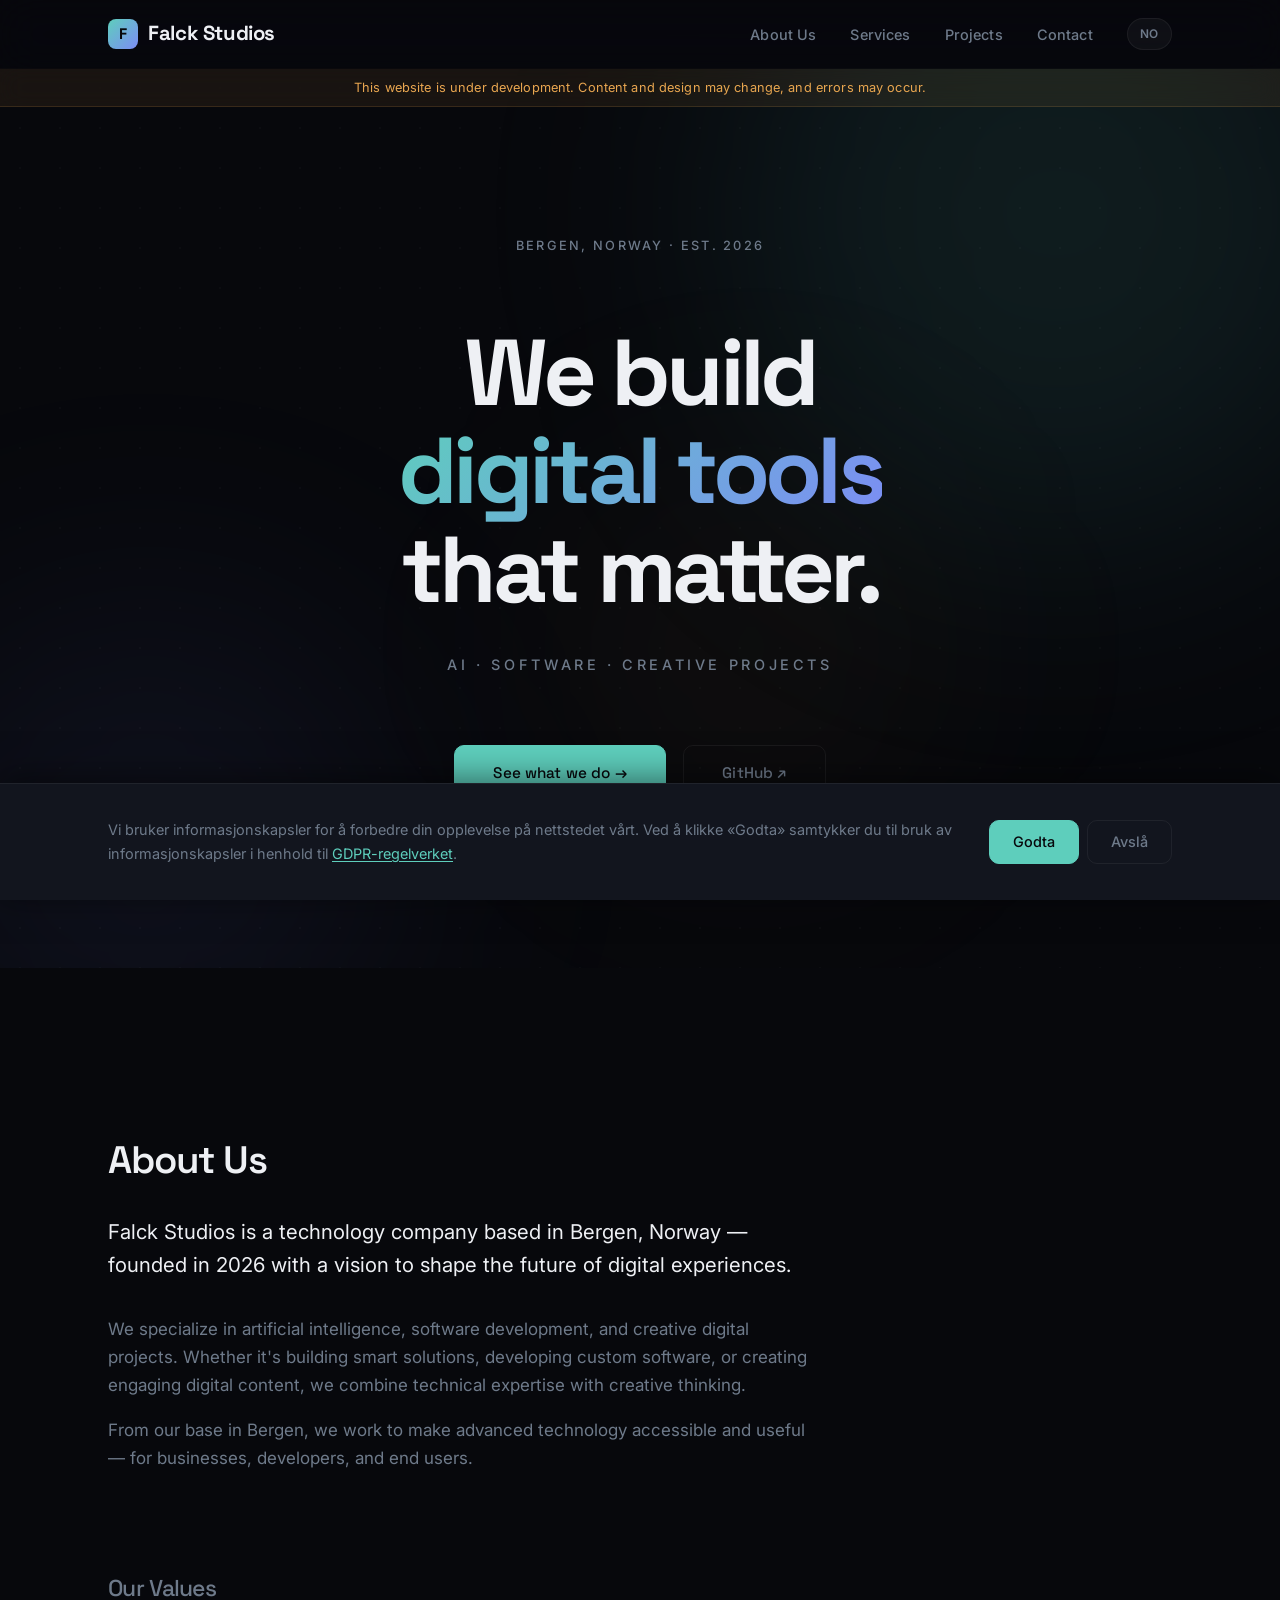
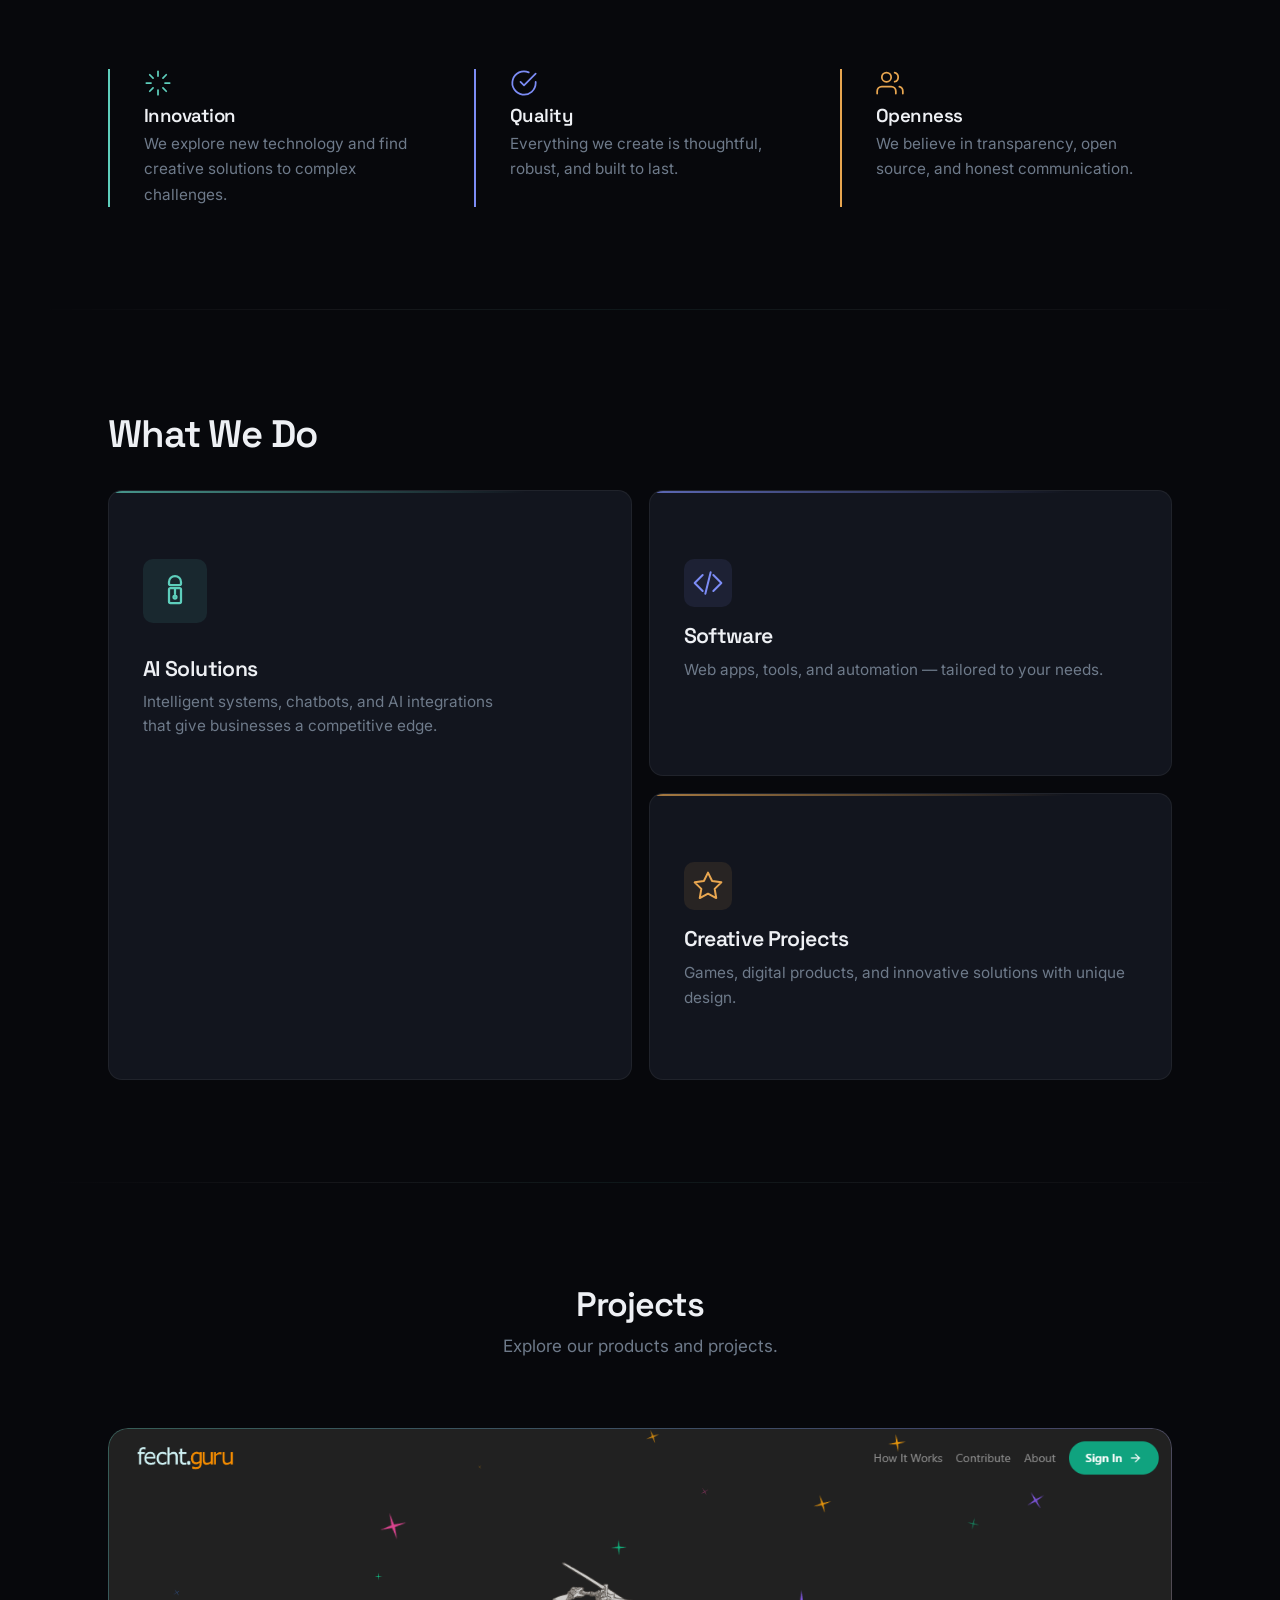
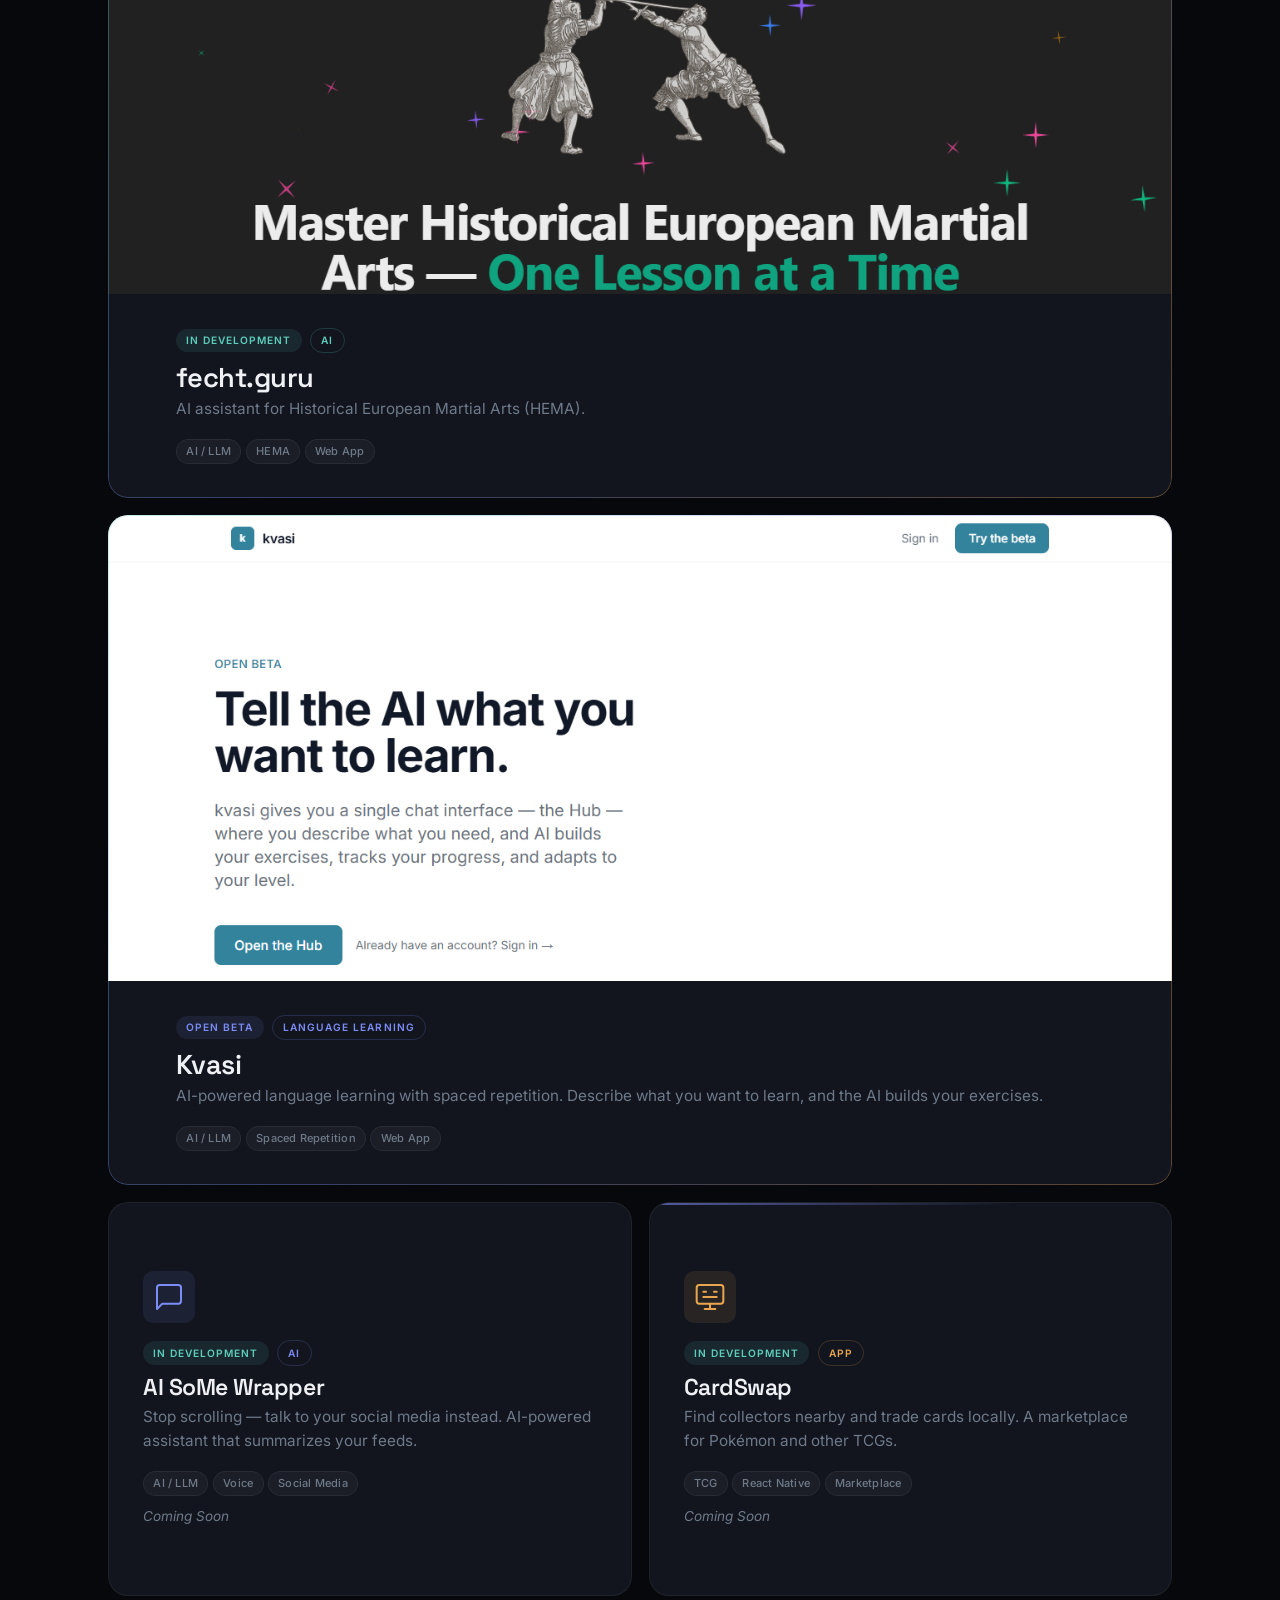
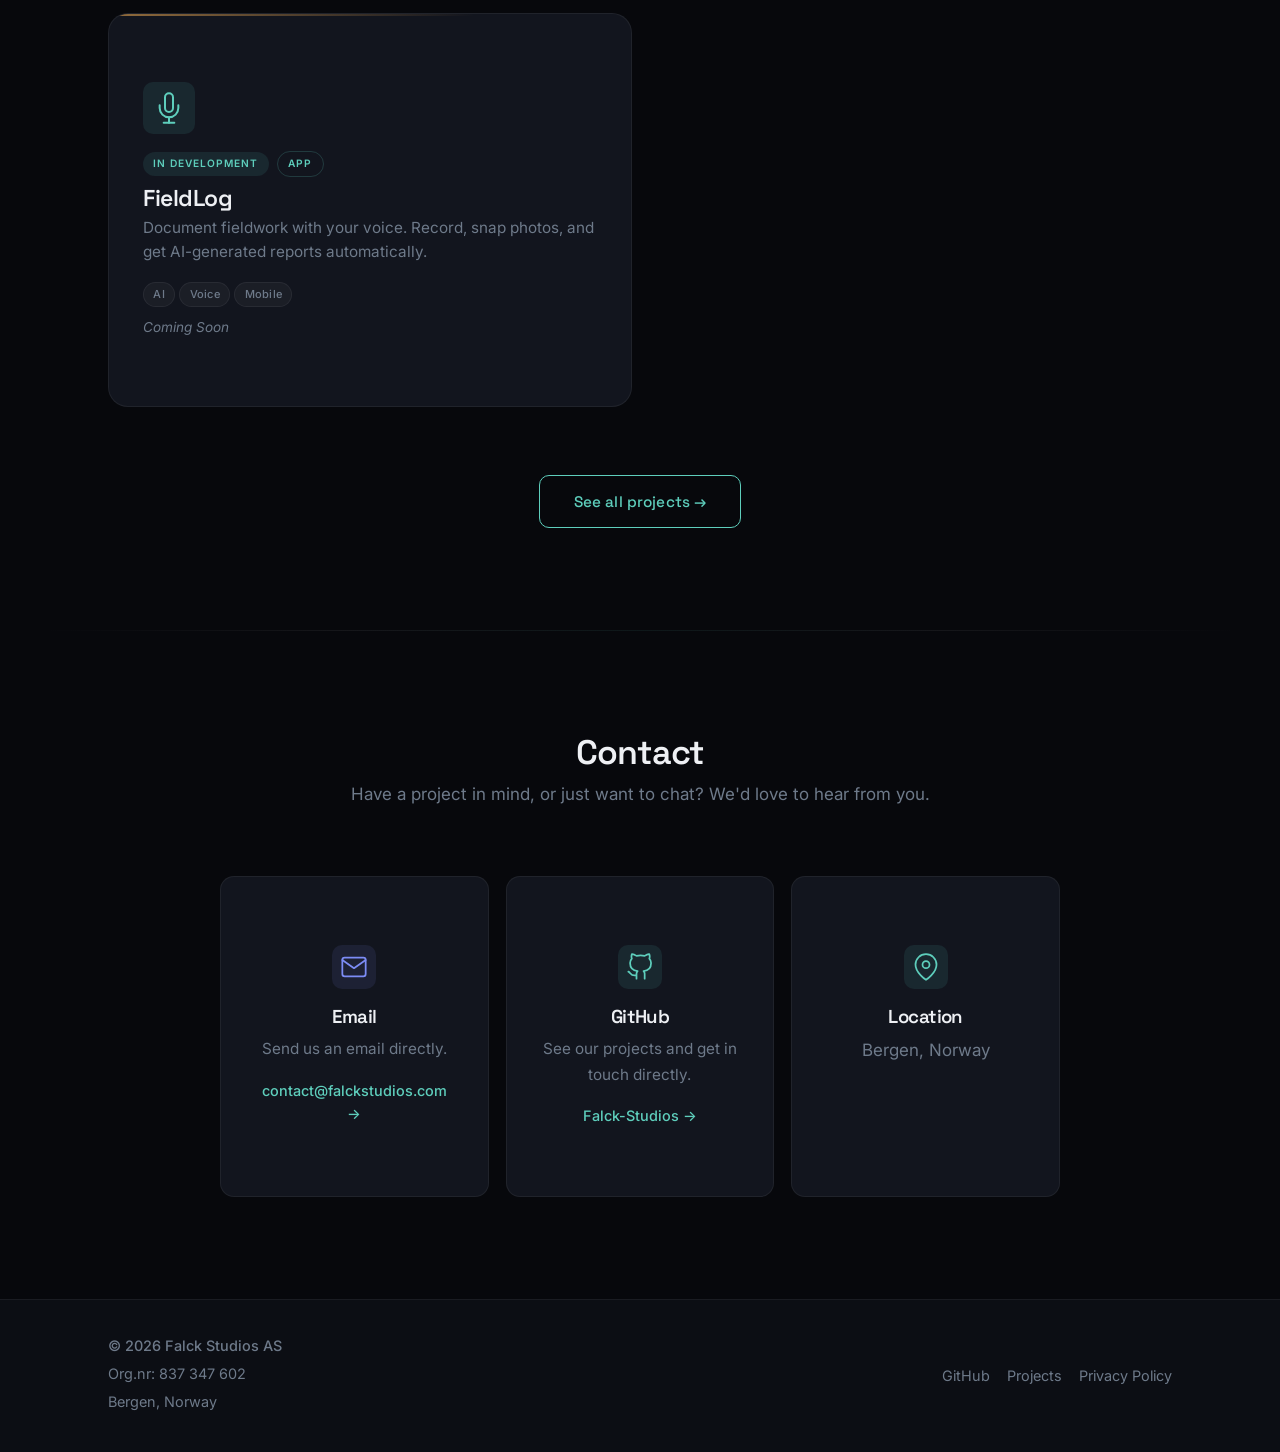
<file: index.html>
<!DOCTYPE html>
<html lang="nb">
<head>
  <meta charset="UTF-8">
  <meta name="viewport" content="width=device-width, initial-scale=1.0">
  <title>Falck Studios — AI, Software & Kreative Løsninger</title>
  <meta name="description" content="Falck Studios leverer AI-løsninger, skreddersydd programvare og kreative digitale tjenester. Vi hjelper bedrifter med å innovere og vokse gjennom teknologi.">

  <!-- Open Graph -->
  <meta property="og:type" content="website">
  <meta property="og:title" content="Falck Studios — AI, Software & Kreative Løsninger">
  <meta property="og:description" content="Falck Studios leverer AI-løsninger, skreddersydd programvare og kreative digitale tjenester. Vi hjelper bedrifter med å innovere og vokse gjennom teknologi.">
  <meta property="og:url" content="https://falck-studios.github.io/">
  <meta property="og:image" content="https://falck-studios.github.io/images/og-image.png">
  <meta property="og:locale" content="nb_NO">
  <meta property="og:site_name" content="Falck Studios">

  <!-- Twitter Card -->
  <meta name="twitter:card" content="summary_large_image">
  <meta name="twitter:title" content="Falck Studios — AI, Software & Kreative Løsninger">
  <meta name="twitter:description" content="Falck Studios leverer AI-løsninger, skreddersydd programvare og kreative digitale tjenester.">
  <meta name="twitter:image" content="https://falck-studios.github.io/images/og-image.png">

  <!-- Canonical URL -->
  <link rel="canonical" href="https://falck-studios.github.io/">

  <!-- Theme Color -->
  <meta name="theme-color" content="#0a0e14">

  <!-- Favicon -->
  <link rel="icon" href="images/favicon.svg" type="image/svg+xml">

  <!-- Google Fonts — Inter (non-render-blocking) -->
  <link rel="preconnect" href="https://fonts.googleapis.com">
  <link rel="preconnect" href="https://fonts.gstatic.com" crossorigin>
  <link rel="preload" as="style" href="https://fonts.googleapis.com/css2?family=Inter:wght@400;500;600;700&family=Space+Grotesk:wght@500;600;700&display=swap">
  <link href="https://fonts.googleapis.com/css2?family=Inter:wght@400;500;600;700&family=Space+Grotesk:wght@500;600;700&display=swap" rel="stylesheet" media="print" onload="this.media='all'">
  <noscript><link href="https://fonts.googleapis.com/css2?family=Inter:wght@400;500;600;700&family=Space+Grotesk:wght@500;600;700&display=swap" rel="stylesheet"></noscript>

  <!-- Stylesheet -->
  <link rel="stylesheet" href="css/style.css">

  <!-- Structured Data (JSON-LD) -->
  <script type="application/ld+json">
  {
    "@context": "https://schema.org",
    "@type": "Organization",
    "name": "Falck Studios",
    "url": "https://falck-studios.github.io/",
    "logo": "https://falck-studios.github.io/images/favicon.svg",
    "description": "Falck Studios leverer AI-løsninger, skreddersydd programvare og kreative digitale tjenester.",
    "sameAs": [
      "https://github.com/Falck-Studios"
    ]
  }
  </script>
</head>
<body>

  <a href="#content" class="skip-link" data-i18n="nav.skipLink">Hopp til innhold</a>

  <header class="site-header" id="site-header">
    <nav class="container nav" aria-label="Hovednavigasjon">
      <a href="#" class="nav__logo">
        <span class="nav__logo-mark" aria-hidden="true">F</span>
        Falck Studios
      </a>

      <button
        class="nav__toggle"
        id="nav-toggle"
        aria-expanded="false"
        aria-controls="nav-menu"
        aria-label="Åpne meny"
        data-i18n-aria="nav.toggleOpen"
      >
        <span class="nav__toggle-bar"></span>
        <span class="nav__toggle-bar"></span>
        <span class="nav__toggle-bar"></span>
      </button>

      <ul class="nav__menu" id="nav-menu" role="list">
        <li><a href="#om-oss" class="nav__link" data-i18n="nav.about">Om Oss</a></li>
        <li><a href="#tjenester" class="nav__link" data-i18n="nav.services">Tjenester</a></li>
        <li><a href="#prosjekter" class="nav__link" data-i18n="nav.projects">Prosjekter</a></li>
        <li><a href="#kontakt" class="nav__link" data-i18n="nav.contact">Kontakt</a></li>
        <li>
          <button id="lang-toggle" class="lang-toggle" type="button" aria-label="Switch to English">EN</button>
        </li>
      </ul>
    </nav>
  </header>

  <div class="site-disclaimer" role="status">
    <div class="container">
      <p class="site-disclaimer__text" data-i18n="disclaimer.text">
        <svg class="site-disclaimer__icon" width="14" height="14" viewBox="0 0 24 24" fill="none" stroke="currentColor" stroke-width="2" stroke-linecap="round" stroke-linejoin="round" aria-hidden="true"><circle cx="12" cy="12" r="10"/><line x1="12" y1="8" x2="12" y2="12"/><line x1="12" y1="16" x2="12.01" y2="16"/></svg>
        Denne nettsiden er under utvikling. Innhold og design kan endres, og feil kan forekomme.
      </p>
    </div>
  </div>

  <main>
    <section id="hero" class="hero">
      <div class="hero__orb hero__orb--1" aria-hidden="true"></div>
      <div class="hero__orb hero__orb--2" aria-hidden="true"></div>
      <div class="hero__orb hero__orb--3" aria-hidden="true"></div>
      <div class="hero__grid" aria-hidden="true"></div>
      <div class="hero__content">
        <p class="hero__kicker" data-i18n="hero.kicker">Bergen, Norge · Est. 2026</p>
        <h1 class="hero__title">
          <span data-i18n="hero.line1">Vi lager</span><br>
          <span class="hero__title-accent" data-i18n="hero.line2">digitale verktøy</span><br>
          <span data-i18n="hero.line3">som betyr noe.</span>
        </h1>
        <p class="hero__subtitle" data-i18n="hero.subtitle">AI · Software · Kreative Prosjekter</p>
        <div class="hero__actions">
          <a href="#tjenester" class="hero__cta hero__cta--primary" data-i18n="hero.ctaPrimary">Se hva vi gjør →</a>
          <a href="https://github.com/Falck-Studios" target="_blank" rel="noopener noreferrer" class="hero__cta hero__cta--secondary">GitHub ↗</a>
        </div>
      </div>
    </section>

    <section id="content">
      <section id="om-oss" class="om-oss">
        <div class="container">
          <h2 class="section-heading reveal" data-i18n="about.heading">Om Oss</h2>

          <div class="om-oss__intro reveal">
            <p class="om-oss__lead" data-i18n="about.lead">
              Falck Studios er et teknologiselskap basert i Bergen, Norge — grunnlagt i 2026 med
              en visjon om å forme fremtidens digitale opplevelser.
            </p>
            <p data-i18n="about.p1">
              Vi spesialiserer oss innen kunstig intelligens, programvareutvikling og kreative
              digitale prosjekter. Enten det handler om å bygge smarte løsninger, utvikle
              skreddersydd programvare eller skape engasjerende digitalt innhold, kombinerer vi
              teknisk ekspertise med kreativ tenkning.
            </p>
            <p data-i18n="about.p2">
              Fra vår base i Bergen jobber vi med å gjøre avansert teknologi tilgjengelig og
              nyttig — for bedrifter, utviklere og sluttbrukere.
            </p>
          </div>

          <div class="om-oss__values reveal">
            <h3 class="om-oss__values-heading" data-i18n="about.valuesHeading">Våre Verdier</h3>
            <div class="om-oss__values-grid reveal-stagger">
              <div class="value-card">
                <div class="value-card__icon" aria-hidden="true">
                  <svg width="28" height="28" viewBox="0 0 24 24" fill="none" stroke="currentColor" stroke-width="1.5" stroke-linecap="round" stroke-linejoin="round"><line x1="12" y1="2" x2="12" y2="6"/><line x1="12" y1="18" x2="12" y2="22"/><line x1="4.93" y1="4.93" x2="7.76" y2="7.76"/><line x1="16.24" y1="16.24" x2="19.07" y2="19.07"/><line x1="2" y1="12" x2="6" y2="12"/><line x1="18" y1="12" x2="22" y2="12"/><line x1="4.93" y1="19.07" x2="7.76" y2="16.24"/><line x1="16.24" y1="7.76" x2="19.07" y2="4.93"/></svg>
                </div>
                <h4 class="value-card__title" data-i18n="about.value1.title">Innovasjon</h4>
                <p class="value-card__text" data-i18n="about.value1.text">
                  Vi utforsker ny teknologi og finner kreative løsninger på komplekse utfordringer.
                </p>
              </div>
              <div class="value-card">
                <div class="value-card__icon" aria-hidden="true">
                  <svg width="28" height="28" viewBox="0 0 24 24" fill="none" stroke="currentColor" stroke-width="1.5" stroke-linecap="round" stroke-linejoin="round"><path d="M22 11.08V12a10 10 0 1 1-5.93-9.14"/><polyline points="22 4 12 14.01 9 11.01"/></svg>
                </div>
                <h4 class="value-card__title" data-i18n="about.value2.title">Kvalitet</h4>
                <p class="value-card__text" data-i18n="about.value2.text">
                  Alt vi lager skal være gjennomtenkt, robust og bygget for å vare.
                </p>
              </div>
              <div class="value-card">
                <div class="value-card__icon" aria-hidden="true">
                  <svg width="28" height="28" viewBox="0 0 24 24" fill="none" stroke="currentColor" stroke-width="1.5" stroke-linecap="round" stroke-linejoin="round"><path d="M17 21v-2a4 4 0 0 0-4-4H5a4 4 0 0 0-4 4v2"/><circle cx="9" cy="7" r="4"/><path d="M23 21v-2a4 4 0 0 0-3-3.87"/><path d="M16 3.13a4 4 0 0 1 0 7.75"/></svg>
                </div>
                <h4 class="value-card__title" data-i18n="about.value3.title">Åpenhet</h4>
                <p class="value-card__text" data-i18n="about.value3.text">
                  Vi tror på transparens, åpen kildekode og ærlig kommunikasjon.
                </p>
              </div>
            </div>
          </div>
        </div>
      </section>

      <hr class="section-divider" aria-hidden="true">

      <section id="tjenester" class="services">
        <div class="container">
          <h2 class="section-heading reveal" data-i18n="services.heading">Hva vi gjør</h2>
          <div class="services-grid reveal-stagger">
            <div class="service-card service-card--featured">
              <div class="service-icon" aria-hidden="true">
                <svg width="32" height="32" viewBox="0 0 24 24" fill="none" stroke="currentColor" stroke-width="1.5" stroke-linecap="round" stroke-linejoin="round"><path d="M12 2a4 4 0 0 1 4 4v1a1 1 0 0 1-1 1H9a1 1 0 0 1-1-1V6a4 4 0 0 1 4-4z"/><rect x="8" y="10" width="8" height="10" rx="1"/><line x1="12" y1="10" x2="12" y2="14"/><circle cx="12" cy="16" r="1"/></svg>
              </div>
              <h3 data-i18n="services.ai.title">AI-løsninger</h3>
              <p data-i18n="services.ai.desc">Intelligente systemer, chatboter og AI-integrasjoner som gir virksomheter et forsprang.</p>
            </div>
            <div class="service-card">
              <div class="service-icon" aria-hidden="true">
                <svg width="32" height="32" viewBox="0 0 24 24" fill="none" stroke="currentColor" stroke-width="1.5" stroke-linecap="round" stroke-linejoin="round"><polyline points="16 18 22 12 16 6"/><polyline points="8 6 2 12 8 18"/><line x1="14" y1="4" x2="10" y2="20"/></svg>
              </div>
              <h3 data-i18n="services.software.title">Programvare</h3>
              <p data-i18n="services.software.desc">Webapper, verktøy og automatisering — skreddersydd for dine behov.</p>
            </div>
            <div class="service-card">
              <div class="service-icon" aria-hidden="true">
                <svg width="32" height="32" viewBox="0 0 24 24" fill="none" stroke="currentColor" stroke-width="1.5" stroke-linecap="round" stroke-linejoin="round"><polygon points="12 2 15.09 8.26 22 9.27 17 14.14 18.18 21.02 12 17.77 5.82 21.02 7 14.14 2 9.27 8.91 8.26 12 2"/></svg>
              </div>
              <h3 data-i18n="services.creative.title">Kreative prosjekter</h3>
              <p data-i18n="services.creative.desc">Spill, digitale produkter og innovative løsninger med unikt design.</p>
            </div>
          </div>
        </div>
      </section>

      <hr class="section-divider" aria-hidden="true">

      <section id="prosjekter" class="section" aria-labelledby="prosjekter-heading">
        <div class="container">
          <h2 id="prosjekter-heading" class="section__title reveal" data-i18n="projects.heading">Prosjekter</h2>
          <p class="section__subtitle reveal" data-i18n="projects.subtitle">Utforsk produktene og prosjektene våre.</p>

          <div class="project-grid-v2 reveal-stagger">

            <!-- fecht.guru — featured with screenshot -->
            <a href="https://fecht.guru" target="_blank" rel="noopener noreferrer" class="proj-card proj-card--hero">
              <div class="proj-card__img">
                <img src="images/fecht-guru-preview.png" alt="fecht.guru" loading="lazy" width="1280" height="720">
                <div class="proj-card__img-overlay">
                  <span class="proj-card__visit" data-i18n="projects.visitHomepage">Besøk hjemmeside →</span>
                </div>
              </div>
              <div class="proj-card__body">
                <div class="proj-card__meta">
                  <span class="proj-card__badge" data-i18n="projects.badge.wip">Under utvikling</span>
                  <span class="proj-card__cat">AI</span>
                </div>
                <h3 class="proj-card__name">fecht.guru</h3>
                <p class="proj-card__desc" data-i18n="projects.fecht.desc">AI-assistent for historisk europeisk kampsport (HEMA).</p>
                <div class="proj-card__tags">
                  <span>AI / LLM</span>
                  <span>HEMA</span>
                  <span>Web App</span>
                </div>
              </div>
            </a>

            <!-- Kvasi — AI language learning, public beta -->
            <a href="https://kvasi.io" target="_blank" rel="noopener noreferrer" class="proj-card proj-card--hero">
              <div class="proj-card__img">
                <img src="images/kvasi-preview.png" alt="Kvasi — AI-drevet språklæring" loading="lazy" width="1280" height="720">
                <div class="proj-card__img-overlay">
                  <span class="proj-card__visit" data-i18n="projects.visitHomepage">Besøk hjemmeside →</span>
                </div>
              </div>
              <div class="proj-card__body">
                <div class="proj-card__meta">
                  <span class="proj-card__badge proj-card__badge--beta" data-i18n="projects.badge.beta">Åpen beta</span>
                  <span class="proj-card__cat proj-card__cat--indigo" data-i18n="projectsPage.category.language">Språklæring</span>
                </div>
                <h3 class="proj-card__name">Kvasi</h3>
                <p class="proj-card__desc" data-i18n="projects.kvasi.desc">AI-drevet språklæring med repetisjonssystem. Beskriv hva du vil lære, og AI-en bygger øvelsene for deg.</p>
                <div class="proj-card__tags">
                  <span>AI / LLM</span>
                  <span data-i18n="projectsPage.tag.spacedRep">Repetisjon</span>
                  <span>Web App</span>
                </div>
              </div>
            </a>

            <!-- AI SoMe Wrapper -->
            <div class="proj-card proj-card--side">
              <div class="proj-card__icon proj-card__icon--indigo" aria-hidden="true">
                <svg width="32" height="32" viewBox="0 0 24 24" fill="none" stroke="currentColor" stroke-width="1.5" stroke-linecap="round" stroke-linejoin="round"><path d="M21 15a2 2 0 0 1-2 2H7l-4 4V5a2 2 0 0 1 2-2h14a2 2 0 0 1 2 2z"/></svg>
              </div>
              <div class="proj-card__meta">
                <span class="proj-card__badge" data-i18n="projects.badge.wip">Under utvikling</span>
                <span class="proj-card__cat proj-card__cat--indigo">AI</span>
              </div>
              <h3 class="proj-card__name">AI SoMe Wrapper</h3>
              <p class="proj-card__desc" data-i18n="projects.some.desc">Slutt å scrolle — snakk med sosiale medier i stedet. AI-drevet assistent som oppsummerer feedene dine.</p>
              <div class="proj-card__tags">
                <span>AI / LLM</span>
                <span data-i18n="projectsPage.tag.voice">Stemme</span>
                <span>Social Media</span>
              </div>
              <span class="proj-card__status" data-i18n="projects.status.soon">Kommer snart</span>
            </div>

            <!-- CardSwap (TCG Trading App) -->
            <div class="proj-card proj-card--side">
              <div class="proj-card__icon proj-card__icon--warm" aria-hidden="true">
                <svg width="32" height="32" viewBox="0 0 24 24" fill="none" stroke="currentColor" stroke-width="1.5" stroke-linecap="round" stroke-linejoin="round"><rect x="2" y="3" width="20" height="14" rx="2"/><path d="M8 21h8"/><path d="M12 17v4"/><path d="M7 8h2"/><path d="M15 8h2"/><path d="M7 12h10"/></svg>
              </div>
              <div class="proj-card__meta">
                <span class="proj-card__badge" data-i18n="projects.badge.wip">Under utvikling</span>
                <span class="proj-card__cat proj-card__cat--warm" data-i18n="projectsPage.category.app">App</span>
              </div>
              <h3 class="proj-card__name">CardSwap</h3>
              <p class="proj-card__desc" data-i18n="projects.cardswap.desc">Finn samlere i nærheten og bytt kort lokalt. Markedsplass for Pokémon og andre samlekortspill.</p>
              <div class="proj-card__tags">
                <span>TCG</span>
                <span>React Native</span>
                <span data-i18n="projectsPage.tag.marketplace">Markedsplass</span>
              </div>
              <span class="proj-card__status" data-i18n="projects.status.soon">Kommer snart</span>
            </div>

            <!-- FieldLog -->
            <div class="proj-card proj-card--side">
              <div class="proj-card__icon proj-card__icon--teal" aria-hidden="true">
                <svg width="32" height="32" viewBox="0 0 24 24" fill="none" stroke="currentColor" stroke-width="1.5" stroke-linecap="round" stroke-linejoin="round"><path d="M12 1a3 3 0 0 0-3 3v8a3 3 0 0 0 6 0V4a3 3 0 0 0-3-3z"/><path d="M19 10v2a7 7 0 0 1-14 0v-2"/><line x1="12" y1="19" x2="12" y2="23"/><line x1="8" y1="23" x2="16" y2="23"/></svg>
              </div>
              <div class="proj-card__meta">
                <span class="proj-card__badge" data-i18n="projects.badge.wip">Under utvikling</span>
                <span class="proj-card__cat" data-i18n="projectsPage.category.app">App</span>
              </div>
              <h3 class="proj-card__name">FieldLog</h3>
              <p class="proj-card__desc" data-i18n="projects.fieldlog.desc">Dokumenter feltarbeid med stemmen. Ta opp, ta bilder, og få AI-genererte rapporter automatisk.</p>
              <div class="proj-card__tags">
                <span>AI</span>
                <span data-i18n="projectsPage.tag.voice">Stemme</span>
                <span data-i18n="projectsPage.tag.mobile">Mobil</span>
              </div>
              <span class="proj-card__status" data-i18n="projects.status.soon">Kommer snart</span>
            </div>

          </div>

          <div class="projects-see-all reveal">
            <a href="/prosjekter.html" class="projects-see-all__link" data-i18n="projects.seeAll">Se alle prosjekter →</a>
          </div>
        </div>
      </section>

      <hr class="section-divider" aria-hidden="true">

      <section id="kontakt" class="section kontakt" aria-labelledby="kontakt-heading">
        <div class="container">
          <h2 id="kontakt-heading" class="reveal" data-i18n="contact.heading">Kontakt</h2>
          <p class="section-subtitle reveal" data-i18n="contact.subtitle">Har du et prosjekt i tankene, eller bare vil slå av en prat? Vi hører gjerne fra deg.</p>

          <div class="contact-grid contact-grid--three reveal-stagger">
            <a href="mailto:contact@falckstudios.com" class="contact-card contact-card--link">
              <div class="contact-icon contact-icon--email" aria-hidden="true">
                <svg width="28" height="28" viewBox="0 0 24 24" fill="none" stroke="currentColor" stroke-width="1.5" stroke-linecap="round" stroke-linejoin="round"><path d="M4 4h16c1.1 0 2 .9 2 2v12c0 1.1-.9 2-2 2H4c-1.1 0-2-.9-2-2V6c0-1.1.9-2 2-2z"/><polyline points="22,6 12,13 2,6"/></svg>
              </div>
              <h3 data-i18n="contact.email">E-post</h3>
              <p class="contact-card__desc" data-i18n="contact.emailDesc">Send oss en e-post direkte.</p>
              <span class="contact-card__arrow">contact@falckstudios.com →</span>
            </a>

            <a href="https://github.com/Falck-Studios" target="_blank" rel="noopener noreferrer" class="contact-card contact-card--link">
              <div class="contact-icon" aria-hidden="true">
                <svg width="28" height="28" viewBox="0 0 24 24" fill="none" stroke="currentColor" stroke-width="1.5" stroke-linecap="round" stroke-linejoin="round"><path d="M9 19c-5 1.5-5-2.5-7-3m14 6v-3.87a3.37 3.37 0 0 0-.94-2.61c3.14-.35 6.44-1.54 6.44-7A5.44 5.44 0 0 0 20 4.77 5.07 5.07 0 0 0 19.91 1S18.73.65 16 2.48a13.38 13.38 0 0 0-7 0C6.27.65 5.09 1 5.09 1A5.07 5.07 0 0 0 5 4.77a5.44 5.44 0 0 0-1.5 3.78c0 5.42 3.3 6.61 6.44 7A3.37 3.37 0 0 0 9 18.13V22"/></svg>
              </div>
              <h3 data-i18n="contact.github">GitHub</h3>
              <p class="contact-card__desc" data-i18n="contact.githubDesc">Se prosjektene våre og ta kontakt direkte.</p>
              <span class="contact-card__arrow">Falck-Studios →</span>
            </a>

            <div class="contact-card">
              <div class="contact-icon" aria-hidden="true">
                <svg width="28" height="28" viewBox="0 0 24 24" fill="none" stroke="currentColor" stroke-width="1.5" stroke-linecap="round" stroke-linejoin="round"><path d="M21 10c0 7-9 13-9 13s-9-6-9-13a9 9 0 0 1 18 0z"/><circle cx="12" cy="10" r="3"/></svg>
              </div>
              <h3 data-i18n="contact.location">Lokasjon</h3>
              <p class="contact-location" data-i18n="contact.locationValue">Bergen, Norge</p>
            </div>
          </div>
        </div>
      </section>
    </section>
  </main>

  <footer class="site-footer">
    <div class="container">
      <div class="footer-content">
        <div class="footer-company">
          <p class="footer-name">&copy; 2026 Falck Studios AS</p>
          <p class="footer-org">Org.nr: 837 347 602</p>
          <p class="footer-location">Bergen, Norway</p>
        </div>
        <div class="footer-links">
          <a href="https://github.com/Falck-Studios" target="_blank" rel="noopener noreferrer">GitHub</a>
          <a href="/prosjekter.html" data-i18n="nav.projects">Prosjekter</a>
          <a href="/personvern.html" data-i18n="footer.privacy">Personvernerklæring</a>
        </div>
      </div>
    </div>
  </footer>

  <!-- Cookie Consent Banner -->
  <div id="cookie-consent" class="cookie-consent" role="dialog" aria-label="Informasjonskapsler" aria-hidden="true">
    <div class="cookie-consent__content">
      <p class="cookie-consent__text">
        Vi bruker informasjonskapsler for å forbedre din opplevelse på nettstedet vårt.
        Ved å klikke «Godta» samtykker du til bruk av informasjonskapsler i henhold til
        <a href="https://www.datatilsynet.no/rettigheter-og-plikter/virksomhetenes-plikter/informasjonskapsler-cookies/" target="_blank" rel="noopener noreferrer">GDPR-regelverket</a>.
      </p>
      <div class="cookie-consent__actions">
        <button id="cookie-accept" class="cookie-consent__btn cookie-consent__btn--accept">Godta</button>
        <button id="cookie-decline" class="cookie-consent__btn cookie-consent__btn--decline">Avslå</button>
      </div>
    </div>
  </div>

  <script src="js/i18n.js"></script>
  <script src="js/main.js"></script>
</body>
</html>
</file>
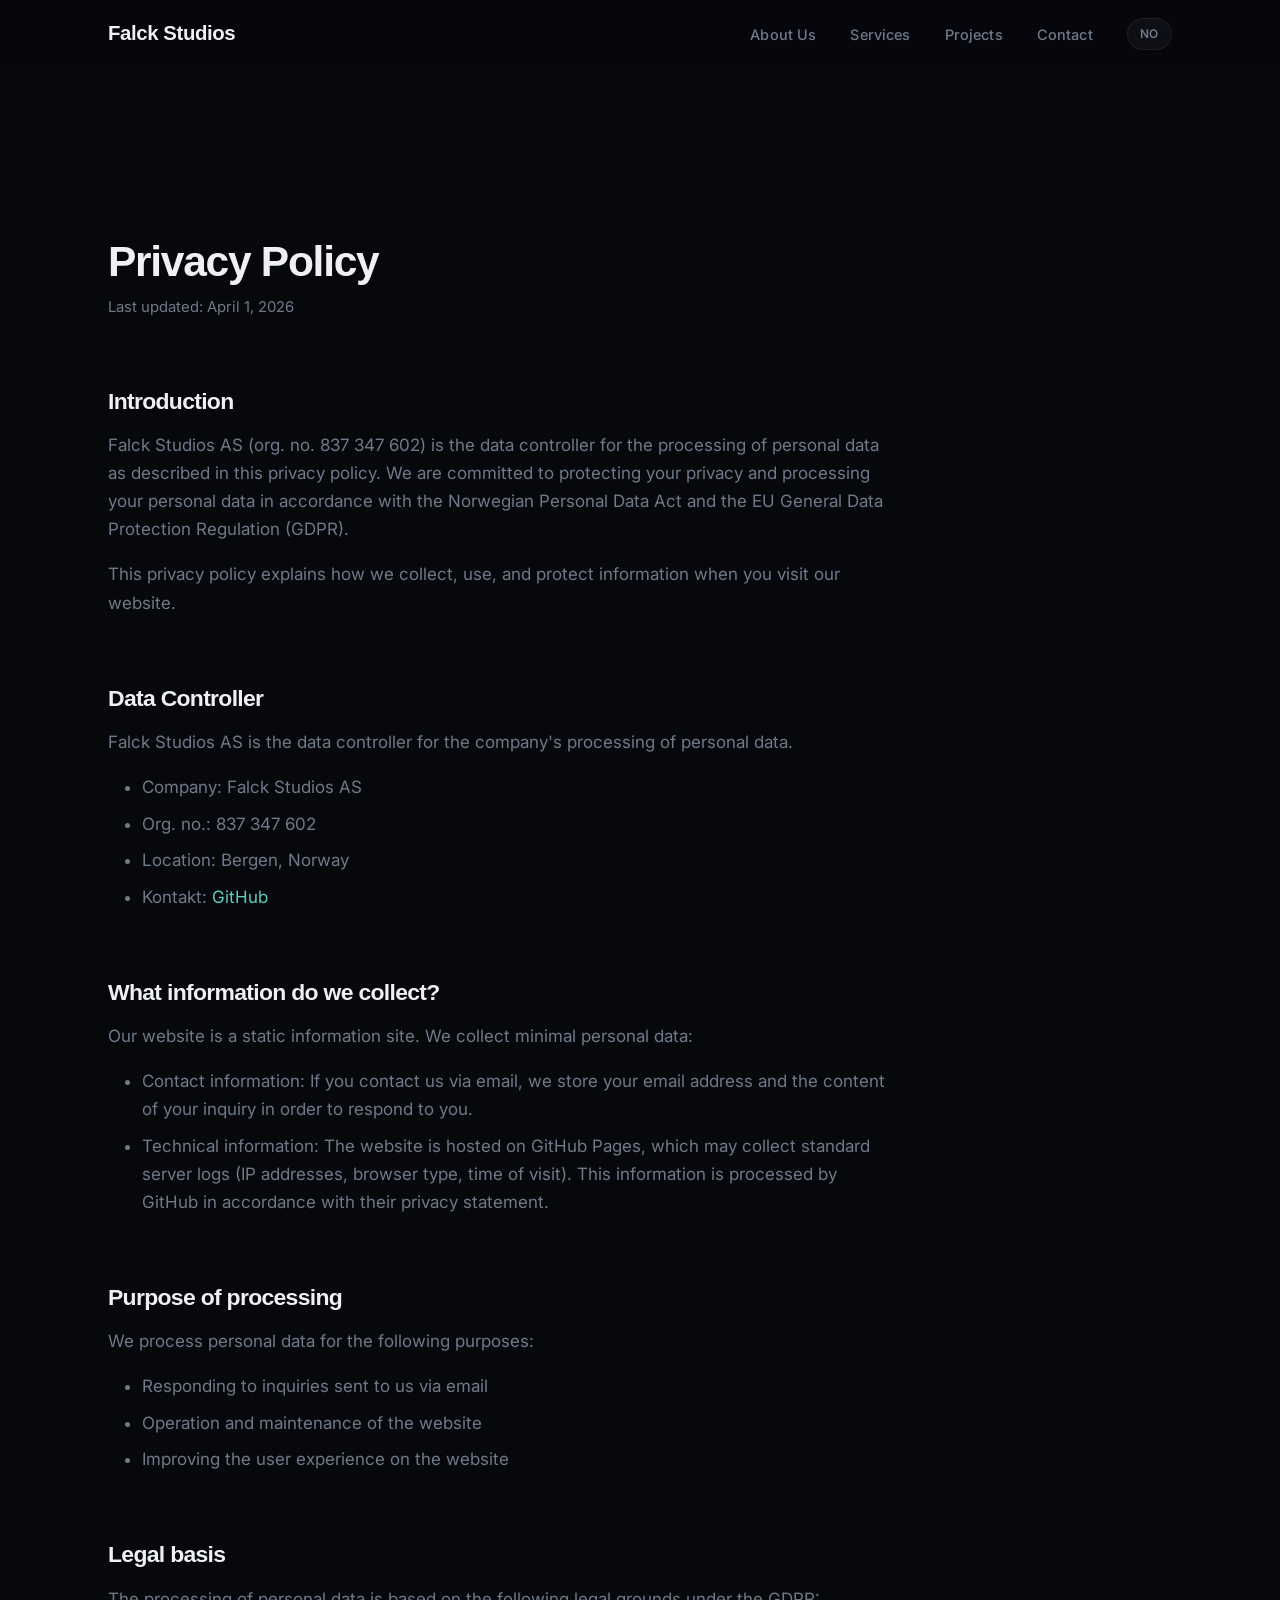
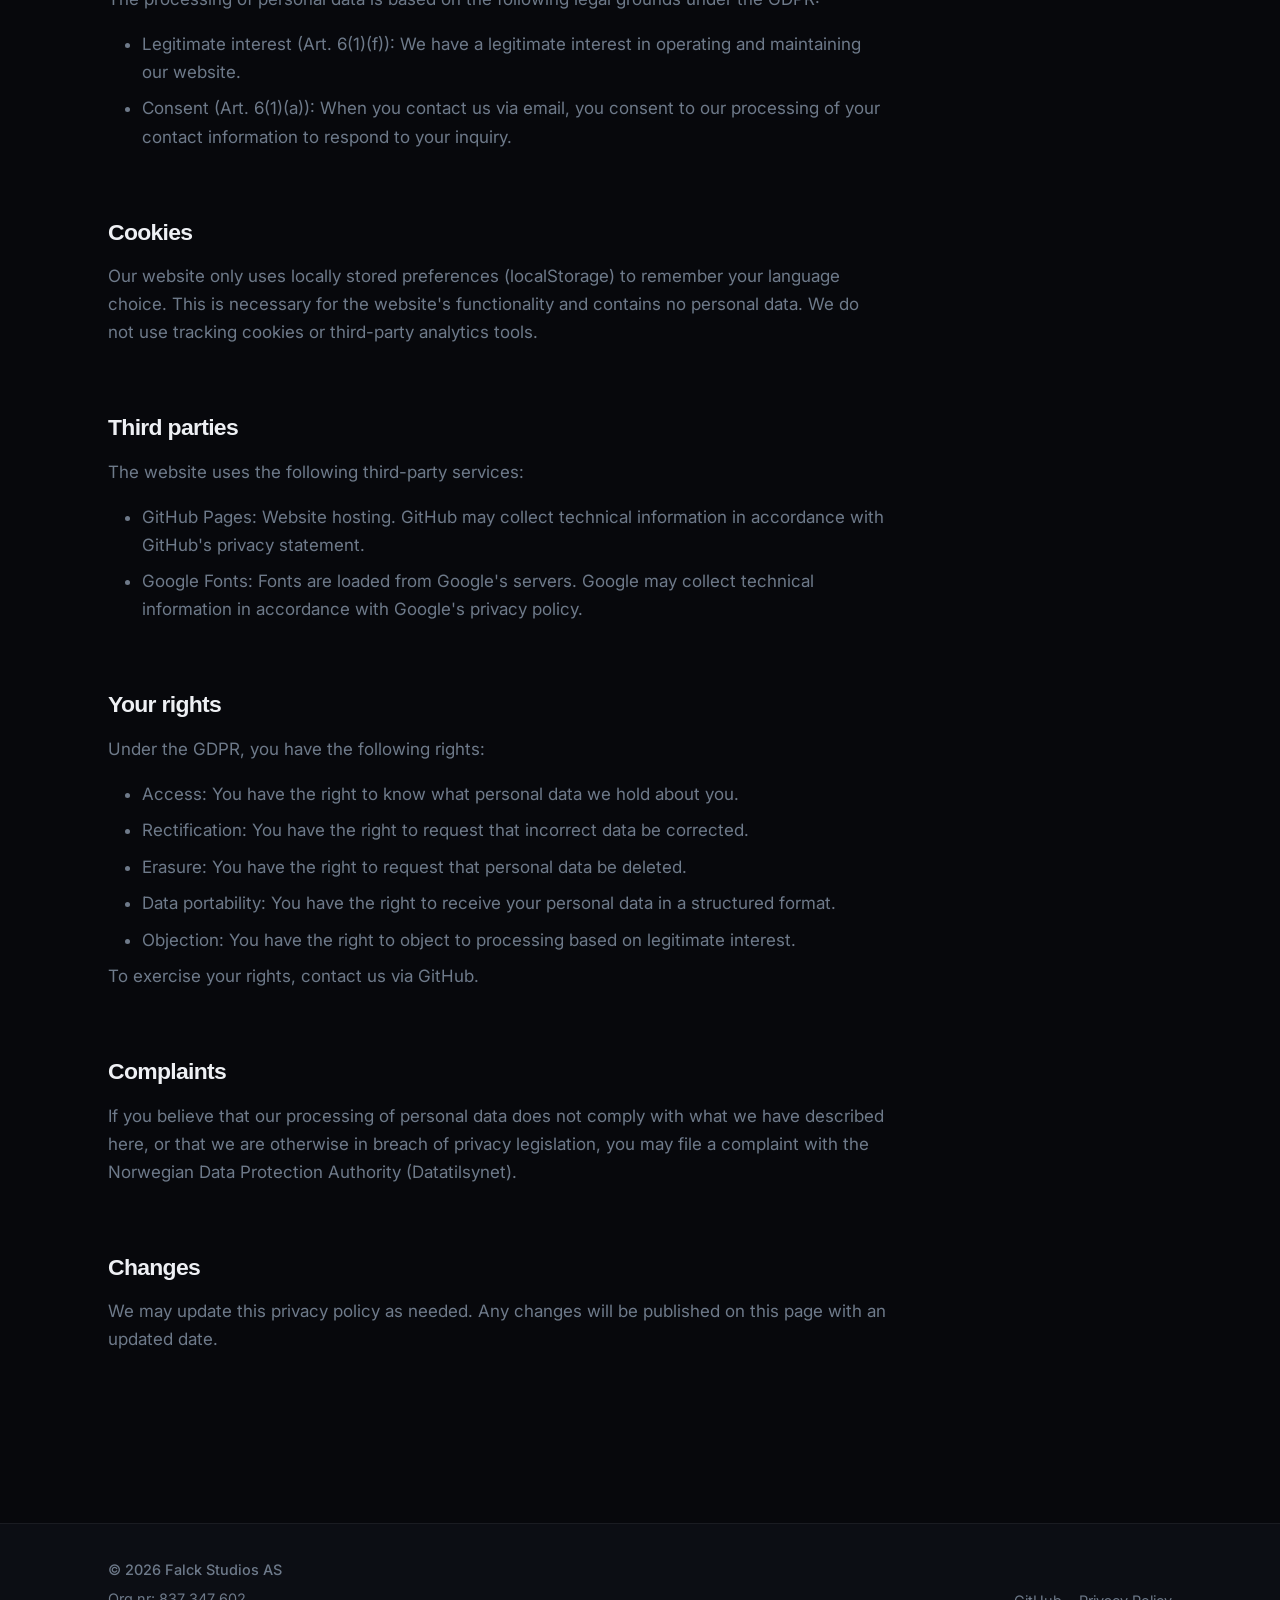
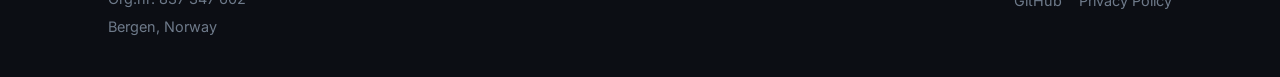
<file: personvern.html>
<!DOCTYPE html>
<html lang="nb">
<head>
  <meta charset="UTF-8">
  <meta name="viewport" content="width=device-width, initial-scale=1.0">
  <title>Personvernerklæring — Falck Studios</title>
  <meta name="description" content="Personvernerklæring for Falck Studios AS. Les om hvordan vi behandler personopplysninger og dine rettigheter.">

  <!-- Open Graph -->
  <meta property="og:type" content="website">
  <meta property="og:title" content="Personvernerklæring — Falck Studios">
  <meta property="og:description" content="Personvernerklæring for Falck Studios AS. Les om hvordan vi behandler personopplysninger og dine rettigheter.">
  <meta property="og:url" content="https://falck-studios.github.io/personvern.html">
  <meta property="og:locale" content="nb_NO">
  <meta property="og:site_name" content="Falck Studios">

  <!-- Canonical URL -->
  <link rel="canonical" href="https://falck-studios.github.io/personvern.html">

  <!-- Theme Color -->
  <meta name="theme-color" content="#0a0e14">

  <!-- Favicon -->
  <link rel="icon" href="images/favicon.svg" type="image/svg+xml">

  <!-- Google Fonts — Inter -->
  <link rel="preconnect" href="https://fonts.googleapis.com">
  <link rel="preconnect" href="https://fonts.gstatic.com" crossorigin>
  <link rel="preload" as="style" href="https://fonts.googleapis.com/css2?family=Inter:wght@400;500;600;700&display=swap">
  <link href="https://fonts.googleapis.com/css2?family=Inter:wght@400;500;600;700&display=swap" rel="stylesheet" media="print" onload="this.media='all'">
  <noscript><link href="https://fonts.googleapis.com/css2?family=Inter:wght@400;500;600;700&display=swap" rel="stylesheet"></noscript>

  <!-- Stylesheet -->
  <link rel="stylesheet" href="css/style.css">
</head>
<body>

  <header class="site-header" id="site-header">
    <nav class="container nav" aria-label="Hovednavigasjon">
      <a href="/" class="nav__logo">Falck Studios</a>

      <button
        class="nav__toggle"
        id="nav-toggle"
        aria-expanded="false"
        aria-controls="nav-menu"
        aria-label="Åpne meny"
        data-i18n-aria="nav.toggleOpen"
      >
        <span class="nav__toggle-bar"></span>
        <span class="nav__toggle-bar"></span>
        <span class="nav__toggle-bar"></span>
      </button>

      <ul class="nav__menu" id="nav-menu" role="list">
        <li><a href="/#om-oss" class="nav__link" data-i18n="nav.about">Om Oss</a></li>
        <li><a href="/#tjenester" class="nav__link" data-i18n="nav.services">Tjenester</a></li>
        <li><a href="/#prosjekter" class="nav__link" data-i18n="nav.projects">Prosjekter</a></li>
        <li><a href="/#kontakt" class="nav__link" data-i18n="nav.contact">Kontakt</a></li>
        <li>
          <button id="lang-toggle" class="lang-toggle" type="button" aria-label="Switch to English">EN</button>
        </li>
      </ul>
    </nav>
  </header>

  <main>
    <article class="privacy-policy">
      <div class="container">
        <h1 class="privacy-policy__title" data-i18n="privacy.title">Personvernerklæring</h1>
        <p class="privacy-policy__updated" data-i18n="privacy.updated">Sist oppdatert: 1. april 2026</p>

        <section class="privacy-policy__section">
          <h2 data-i18n="privacy.intro.heading">Introduksjon</h2>
          <p data-i18n="privacy.intro.p1">
            Falck Studios AS (org.nr 837 347 602) er behandlingsansvarlig for behandlingen av
            personopplysninger som beskrevet i denne personvernerklæringen. Vi er forpliktet til å
            beskytte ditt personvern og behandle personopplysningene dine i samsvar med
            personopplysningsloven og EUs personvernforordning (GDPR).
          </p>
          <p data-i18n="privacy.intro.p2">
            Denne personvernerklæringen forklarer hvordan vi samler inn, bruker og beskytter
            informasjon når du besøker nettsiden vår.
          </p>
        </section>

        <section class="privacy-policy__section">
          <h2 data-i18n="privacy.controller.heading">Behandlingsansvarlig</h2>
          <p data-i18n="privacy.controller.p1">
            Falck Studios AS er behandlingsansvarlig for selskapets behandling av personopplysninger.
          </p>
          <ul class="privacy-policy__list">
            <li data-i18n="privacy.controller.company">Selskap: Falck Studios AS</li>
            <li data-i18n="privacy.controller.org">Org.nr: 837 347 602</li>
            <li data-i18n="privacy.controller.location">Lokasjon: Bergen, Norge</li>
            <li>Kontakt: <a href="https://github.com/Falck-Studios" target="_blank" rel="noopener noreferrer">GitHub</a></li>
          </ul>
        </section>

        <section class="privacy-policy__section">
          <h2 data-i18n="privacy.collect.heading">Hvilke opplysninger samler vi inn?</h2>
          <p data-i18n="privacy.collect.p1">
            Vår nettside er en statisk informasjonsside. Vi samler inn minimalt med
            personopplysninger:
          </p>
          <ul class="privacy-policy__list">
            <li data-i18n="privacy.collect.item1">
              <strong>Kontaktinformasjon:</strong> Dersom du kontakter oss via e-post, lagrer vi
              e-postadressen din og innholdet i henvendelsen for å kunne svare deg.
            </li>
            <li data-i18n="privacy.collect.item2">
              <strong>Teknisk informasjon:</strong> Nettsiden er hostet på GitHub Pages, som kan
              samle inn standard serverlogger (IP-adresser, nettlesertype, tidspunkt for besøk).
              Denne informasjonen behandles av GitHub i henhold til deres personvernerklæring.
            </li>
          </ul>
        </section>

        <section class="privacy-policy__section">
          <h2 data-i18n="privacy.purpose.heading">Formål med behandlingen</h2>
          <p data-i18n="privacy.purpose.p1">Vi behandler personopplysninger for følgende formål:</p>
          <ul class="privacy-policy__list">
            <li data-i18n="privacy.purpose.item1">Besvare henvendelser sendt til oss via e-post</li>
            <li data-i18n="privacy.purpose.item2">Drift og vedlikehold av nettsiden</li>
            <li data-i18n="privacy.purpose.item3">Forbedring av brukeropplevelsen på nettsiden</li>
          </ul>
        </section>

        <section class="privacy-policy__section">
          <h2 data-i18n="privacy.legal.heading">Rettslig grunnlag</h2>
          <p data-i18n="privacy.legal.p1">
            Behandlingen av personopplysninger er basert på følgende rettslige grunnlag i henhold
            til GDPR:
          </p>
          <ul class="privacy-policy__list">
            <li data-i18n="privacy.legal.item1">
              <strong>Berettiget interesse (Art. 6(1)(f)):</strong> Vi har en berettiget interesse
              i å drifte og vedlikeholde nettsiden vår.
            </li>
            <li data-i18n="privacy.legal.item2">
              <strong>Samtykke (Art. 6(1)(a)):</strong> Når du kontakter oss via e-post, gir du
              samtykke til at vi behandler kontaktinformasjonen din for å besvare henvendelsen.
            </li>
          </ul>
        </section>

        <section class="privacy-policy__section">
          <h2 data-i18n="privacy.cookies.heading">Informasjonskapsler (cookies)</h2>
          <p data-i18n="privacy.cookies.p1">
            Vår nettside bruker kun lokalt lagrede preferanser (localStorage) for å huske ditt
            språkvalg. Dette er nødvendig for nettsidens funksjonalitet og inneholder ingen
            personopplysninger. Vi bruker ikke sporingskapsler eller tredjeparts
            analyseverktøy.
          </p>
        </section>

        <section class="privacy-policy__section">
          <h2 data-i18n="privacy.thirdparty.heading">Tredjeparter</h2>
          <p data-i18n="privacy.thirdparty.p1">
            Nettsiden bruker følgende tredjepartstjenester:
          </p>
          <ul class="privacy-policy__list">
            <li data-i18n="privacy.thirdparty.item1">
              <strong>GitHub Pages:</strong> Hosting av nettsiden. GitHub kan samle inn teknisk
              informasjon i henhold til
              <a href="https://docs.github.com/en/site-policy/privacy-policies/github-general-privacy-statement" target="_blank" rel="noopener noreferrer">GitHubs personvernerklæring</a>.
            </li>
            <li data-i18n="privacy.thirdparty.item2">
              <strong>Google Fonts:</strong> Skrifttyper lastes fra Googles servere. Google kan
              samle inn teknisk informasjon i henhold til
              <a href="https://policies.google.com/privacy" target="_blank" rel="noopener noreferrer">Googles personvernerklæring</a>.
            </li>
          </ul>
        </section>

        <section class="privacy-policy__section">
          <h2 data-i18n="privacy.rights.heading">Dine rettigheter</h2>
          <p data-i18n="privacy.rights.p1">
            I henhold til GDPR har du følgende rettigheter:
          </p>
          <ul class="privacy-policy__list">
            <li data-i18n="privacy.rights.item1"><strong>Innsyn:</strong> Du har rett til å få vite hvilke personopplysninger vi har om deg.</li>
            <li data-i18n="privacy.rights.item2"><strong>Retting:</strong> Du har rett til å kreve at feilaktige opplysninger rettes.</li>
            <li data-i18n="privacy.rights.item3"><strong>Sletting:</strong> Du har rett til å kreve at personopplysninger slettes.</li>
            <li data-i18n="privacy.rights.item4"><strong>Dataportabilitet:</strong> Du har rett til å motta dine personopplysninger i et strukturert format.</li>
            <li data-i18n="privacy.rights.item5"><strong>Innsigelse:</strong> Du har rett til å protestere mot behandling basert på berettiget interesse.</li>
          </ul>
          <p data-i18n="privacy.rights.p2">
            For å utøve dine rettigheter, kontakt oss via
            <a href="https://github.com/Falck-Studios" target="_blank" rel="noopener noreferrer">GitHub</a>.
          </p>
        </section>

        <section class="privacy-policy__section">
          <h2 data-i18n="privacy.complaints.heading">Klager</h2>
          <p data-i18n="privacy.complaints.p1">
            Dersom du mener at vår behandling av personopplysninger ikke stemmer overens med det
            vi har beskrevet her, eller at vi på andre måter bryter personvernlovgivningen, kan
            du klage til
            <a href="https://www.datatilsynet.no/" target="_blank" rel="noopener noreferrer">Datatilsynet</a>.
          </p>
        </section>

        <section class="privacy-policy__section">
          <h2 data-i18n="privacy.changes.heading">Endringer</h2>
          <p data-i18n="privacy.changes.p1">
            Vi kan oppdatere denne personvernerklæringen ved behov. Eventuelle endringer vil bli
            publisert på denne siden med oppdatert dato.
          </p>
        </section>
      </div>
    </article>
  </main>

  <footer class="site-footer">
    <div class="container">
      <div class="footer-content">
        <div class="footer-company">
          <p class="footer-name">&copy; 2026 Falck Studios AS</p>
          <p class="footer-org">Org.nr: 837 347 602</p>
          <p class="footer-location">Bergen, Norway</p>
        </div>
        <div class="footer-links">
          <a href="https://github.com/Falck-Studios" target="_blank" rel="noopener noreferrer">GitHub</a>
          <a href="/personvern.html" data-i18n="footer.privacy">Personvernerklæring</a>
        </div>
      </div>
    </div>
  </footer>

  <script src="js/i18n.js"></script>
  <script src="js/main.js"></script>
</body>
</html>
</file>
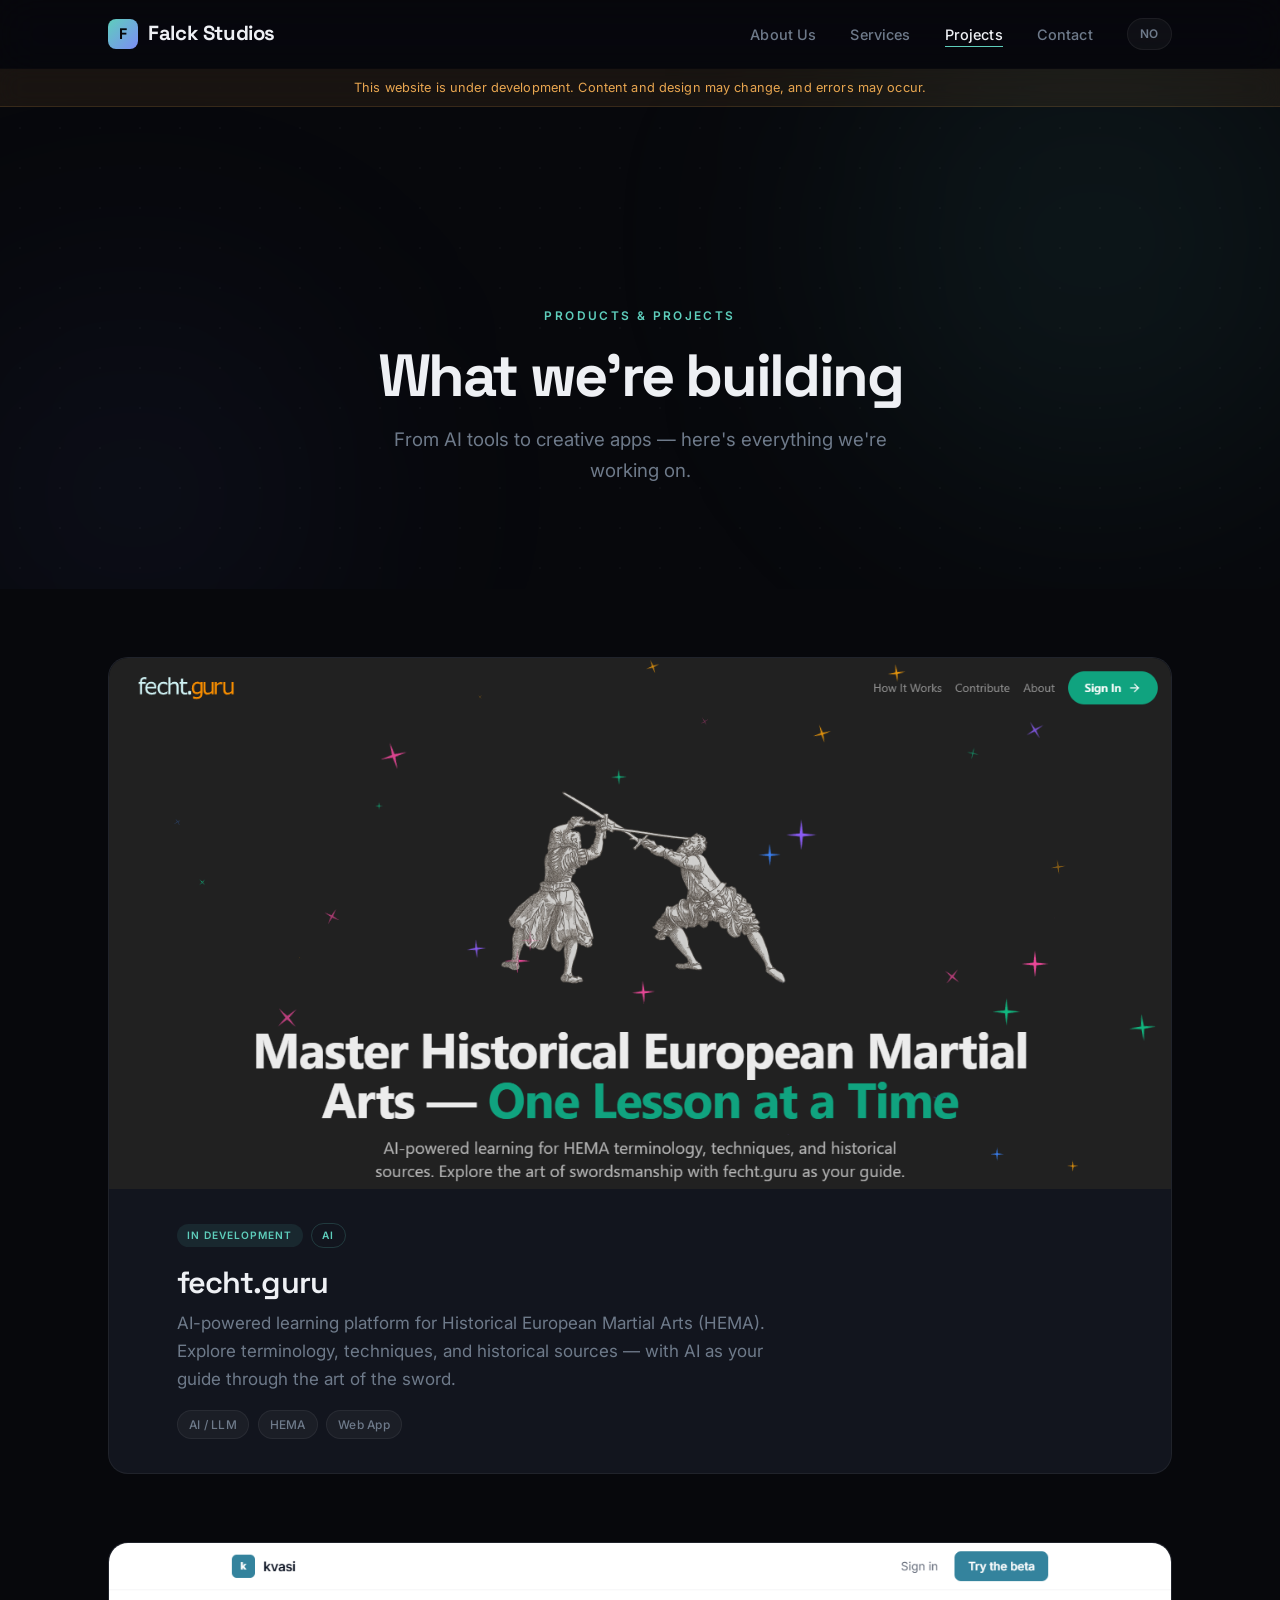
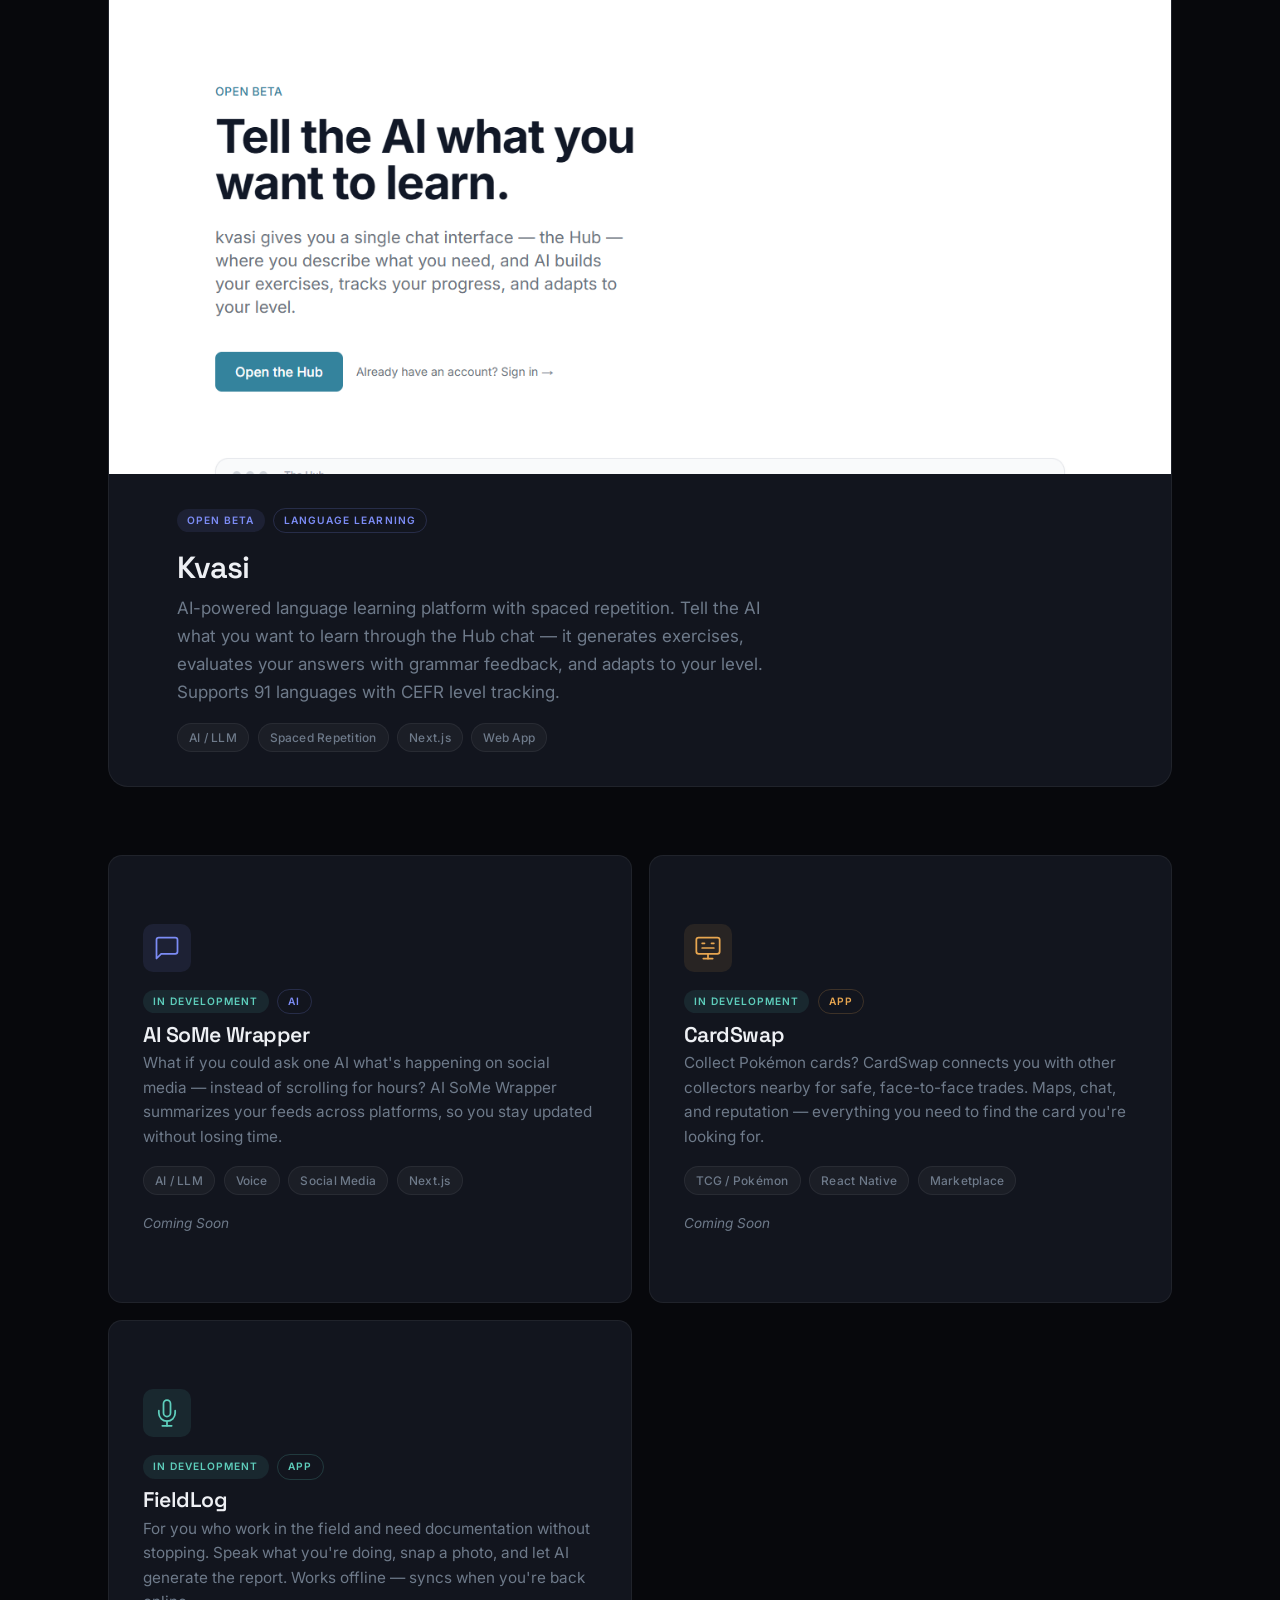
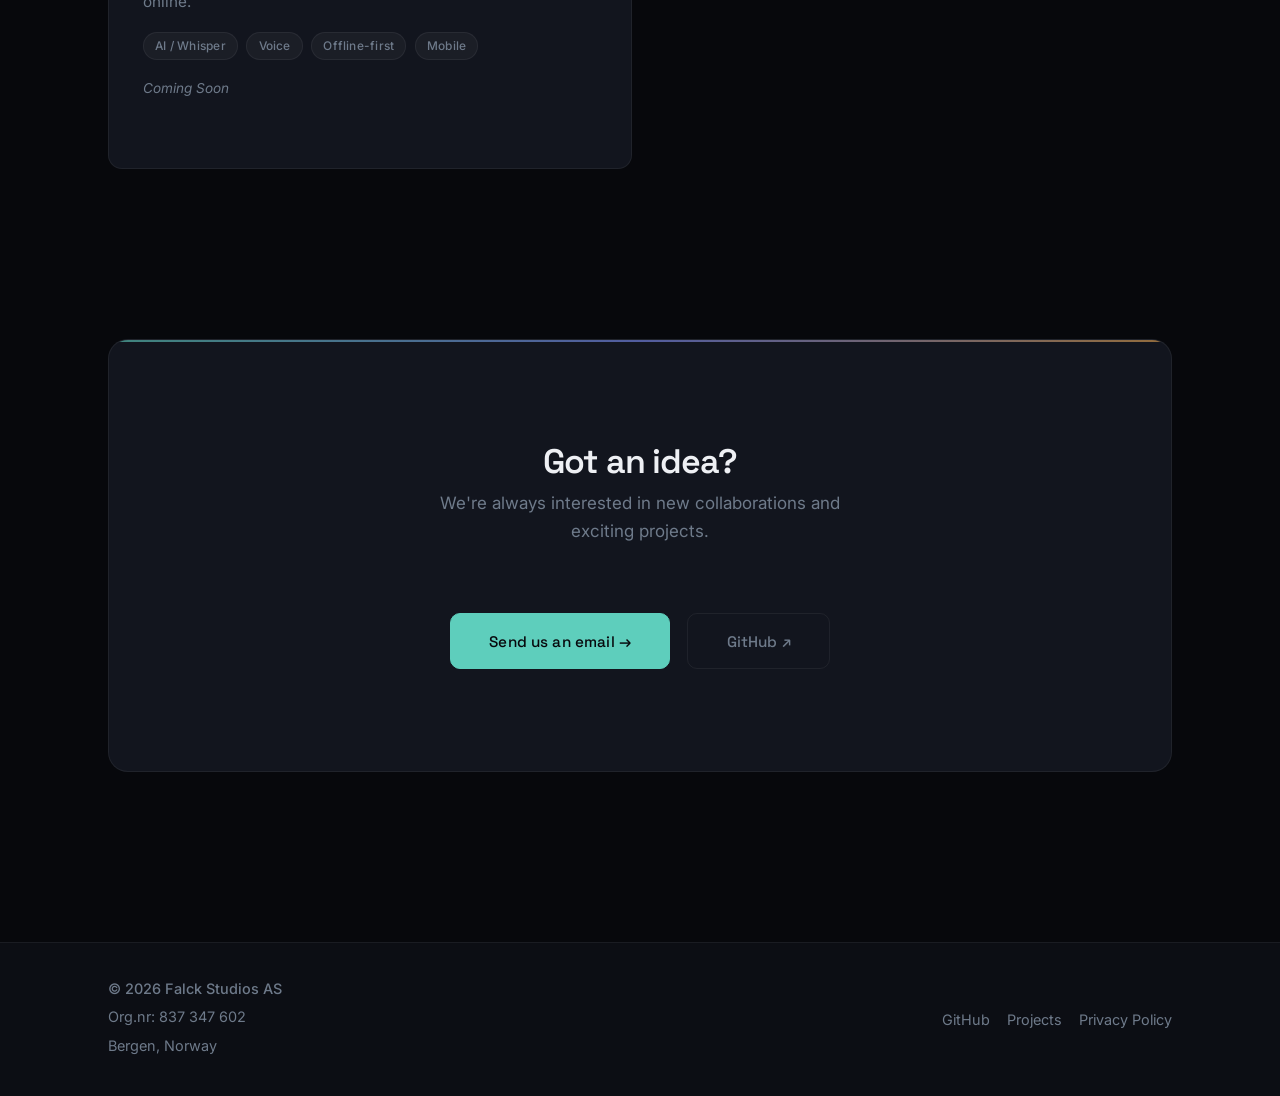
<file: prosjekter.html>
<!DOCTYPE html>
<html lang="nb" data-page-title-key="projectsPage.meta.title" data-page-desc-key="projectsPage.meta.description">
<head>
  <meta charset="UTF-8">
  <meta name="viewport" content="width=device-width, initial-scale=1.0">
  <title>Prosjekter — Falck Studios</title>
  <meta name="description" content="Utforsk alle prosjekter og produkter fra Falck Studios — AI-verktøy, apper og kreative digitale løsninger.">

  <!-- Open Graph -->
  <meta property="og:type" content="website">
  <meta property="og:title" content="Prosjekter — Falck Studios">
  <meta property="og:description" content="Utforsk alle prosjekter og produkter fra Falck Studios.">
  <meta property="og:url" content="https://falck-studios.github.io/prosjekter.html">
  <meta property="og:image" content="https://falck-studios.github.io/images/og-image.png">
  <meta property="og:locale" content="nb_NO">
  <meta property="og:site_name" content="Falck Studios">

  <!-- Canonical URL -->
  <link rel="canonical" href="https://falck-studios.github.io/prosjekter.html">

  <!-- Theme Color -->
  <meta name="theme-color" content="#0a0e14">

  <!-- Favicon -->
  <link rel="icon" href="images/favicon.svg" type="image/svg+xml">

  <!-- Google Fonts -->
  <link rel="preconnect" href="https://fonts.googleapis.com">
  <link rel="preconnect" href="https://fonts.gstatic.com" crossorigin>
  <link rel="preload" as="style" href="https://fonts.googleapis.com/css2?family=Inter:wght@400;500;600;700&family=Space+Grotesk:wght@500;600;700&display=swap">
  <link href="https://fonts.googleapis.com/css2?family=Inter:wght@400;500;600;700&family=Space+Grotesk:wght@500;600;700&display=swap" rel="stylesheet" media="print" onload="this.media='all'">
  <noscript><link href="https://fonts.googleapis.com/css2?family=Inter:wght@400;500;600;700&family=Space+Grotesk:wght@500;600;700&display=swap" rel="stylesheet"></noscript>

  <!-- Stylesheet -->
  <link rel="stylesheet" href="css/style.css">
</head>
<body>

  <a href="#content" class="skip-link" data-i18n="nav.skipLink">Hopp til innhold</a>

  <header class="site-header" id="site-header">
    <nav class="container nav" aria-label="Hovednavigasjon">
      <a href="/" class="nav__logo">
        <span class="nav__logo-mark" aria-hidden="true">F</span>
        Falck Studios
      </a>

      <button
        class="nav__toggle"
        id="nav-toggle"
        aria-expanded="false"
        aria-controls="nav-menu"
        aria-label="Åpne meny"
        data-i18n-aria="nav.toggleOpen"
      >
        <span class="nav__toggle-bar"></span>
        <span class="nav__toggle-bar"></span>
        <span class="nav__toggle-bar"></span>
      </button>

      <ul class="nav__menu" id="nav-menu" role="list">
        <li><a href="/#om-oss" class="nav__link" data-i18n="nav.about">Om Oss</a></li>
        <li><a href="/#tjenester" class="nav__link" data-i18n="nav.services">Tjenester</a></li>
        <li><a href="/prosjekter.html" class="nav__link nav__link--active" data-i18n="nav.projects">Prosjekter</a></li>
        <li><a href="/#kontakt" class="nav__link" data-i18n="nav.contact">Kontakt</a></li>
        <li>
          <button id="lang-toggle" class="lang-toggle" type="button" aria-label="Switch to English">EN</button>
        </li>
      </ul>
    </nav>
  </header>

  <div class="site-disclaimer" role="status">
    <div class="container">
      <p class="site-disclaimer__text" data-i18n="disclaimer.text">
        <svg class="site-disclaimer__icon" width="14" height="14" viewBox="0 0 24 24" fill="none" stroke="currentColor" stroke-width="2" stroke-linecap="round" stroke-linejoin="round" aria-hidden="true"><circle cx="12" cy="12" r="10"/><line x1="12" y1="8" x2="12" y2="12"/><line x1="12" y1="16" x2="12.01" y2="16"/></svg>
        Denne nettsiden er under utvikling. Innhold og design kan endres, og feil kan forekomme.
      </p>
    </div>
  </div>

  <main id="content">
    <!-- Page Header -->
    <section class="projects-hero">
      <div class="projects-hero__grid" aria-hidden="true"></div>
      <div class="projects-hero__orb projects-hero__orb--1" aria-hidden="true"></div>
      <div class="projects-hero__orb projects-hero__orb--2" aria-hidden="true"></div>
      <div class="container">
        <p class="projects-hero__kicker" data-i18n="projectsPage.kicker">Produkter & Prosjekter</p>
        <h1 class="projects-hero__title" data-i18n="projectsPage.title">Det vi bygger</h1>
        <p class="projects-hero__subtitle" data-i18n="projectsPage.subtitle">Fra AI-verktøy til kreative spill — her er alt vi jobber med.</p>
      </div>
    </section>

    <!-- Featured Project: fecht.guru -->
    <section class="projects-showcase">
      <div class="container">

        <a href="https://fecht.guru" target="_blank" rel="noopener noreferrer" class="showcase-card">
          <div class="showcase-card__preview">
            <img src="images/fecht-guru-preview.png" alt="fecht.guru — AI-assistent for HEMA" loading="lazy" width="1280" height="720">
            <div class="showcase-card__overlay">
              <span class="showcase-card__visit" data-i18n="projectsPage.visitSite">Besøk nettside ↗</span>
            </div>
          </div>
          <div class="showcase-card__body">
            <div class="showcase-card__meta">
              <span class="showcase-card__badge showcase-card__badge--wip" data-i18n="projects.badge.wip">Under utvikling</span>
              <span class="showcase-card__category" data-i18n="projectsPage.category.ai">AI</span>
            </div>
            <h2 class="showcase-card__name">fecht.guru</h2>
            <p class="showcase-card__desc" data-i18n="projectsPage.fecht.desc">
              AI-drevet læringsplattform for historisk europeisk kampsport (HEMA). Utforsk terminologi, teknikker og historiske kilder — med KI som din guide gjennom sverdkunsten.
            </p>
            <div class="showcase-card__tags">
              <span class="showcase-card__tag">AI / LLM</span>
              <span class="showcase-card__tag">HEMA</span>
              <span class="showcase-card__tag">Web App</span>
            </div>
          </div>
        </a>

        <a href="https://kvasi.io" target="_blank" rel="noopener noreferrer" class="showcase-card">
          <div class="showcase-card__preview">
            <img src="images/kvasi-preview.png" alt="Kvasi — AI-drevet språklæring" loading="lazy" width="1280" height="720">
            <div class="showcase-card__overlay">
              <span class="showcase-card__visit" data-i18n="projectsPage.visitSite">Besøk nettside ↗</span>
            </div>
          </div>
          <div class="showcase-card__body">
            <div class="showcase-card__meta">
              <span class="showcase-card__badge showcase-card__badge--beta" data-i18n="projects.badge.beta">Åpen beta</span>
              <span class="showcase-card__category showcase-card__category--indigo" data-i18n="projectsPage.category.language">Språklæring</span>
            </div>
            <h2 class="showcase-card__name">Kvasi</h2>
            <p class="showcase-card__desc" data-i18n="projectsPage.kvasi.desc">
              AI-drevet språklæringsplattform med repetisjonssystem. Fortell AI-en hva du vil lære via Hub-chatten — den genererer øvelser, evaluerer svarene dine med grammatikk-tilbakemeldinger, og tilpasser seg nivået ditt. Støtter 91 språk med CEFR-nivåsporing.
            </p>
            <div class="showcase-card__tags">
              <span class="showcase-card__tag">AI / LLM</span>
              <span class="showcase-card__tag" data-i18n="projectsPage.tag.spacedRep">Repetisjon</span>
              <span class="showcase-card__tag">Next.js</span>
              <span class="showcase-card__tag">Web App</span>
            </div>
          </div>
        </a>

        <div class="projects-list">

          <div class="project-detail-card">
            <div class="project-detail-card__icon" aria-hidden="true">
              <svg width="28" height="28" viewBox="0 0 24 24" fill="none" stroke="currentColor" stroke-width="1.5" stroke-linecap="round" stroke-linejoin="round"><path d="M21 15a2 2 0 0 1-2 2H7l-4 4V5a2 2 0 0 1 2-2h14a2 2 0 0 1 2 2z"/></svg>
            </div>
            <div class="project-detail-card__content">
              <div class="project-detail-card__meta">
                <span class="showcase-card__badge showcase-card__badge--wip" data-i18n="projects.badge.wip">Under utvikling</span>
                <span class="showcase-card__category showcase-card__category--indigo">AI</span>
              </div>
              <h3 class="project-detail-card__name">AI SoMe Wrapper</h3>
              <p class="project-detail-card__desc" data-i18n="projectsPage.some.desc">
                Hva om du kunne spørre én AI hva som skjer i sosiale medier — i stedet for å scrolle i timevis? AI SoMe Wrapper oppsummerer feedene dine på tvers av plattformer, slik at du holder deg oppdatert uten å miste tid.
              </p>
              <div class="showcase-card__tags">
                <span class="showcase-card__tag">AI / LLM</span>
                <span class="showcase-card__tag" data-i18n="projectsPage.tag.voice">Stemme</span>
                <span class="showcase-card__tag">Social Media</span>
                <span class="showcase-card__tag">Next.js</span>
              </div>
            </div>
            <span class="project-detail-card__status" data-i18n="projects.status.soon">Kommer snart</span>
          </div>

          <div class="project-detail-card">
            <div class="project-detail-card__icon project-detail-card__icon--warm" aria-hidden="true">
              <svg width="28" height="28" viewBox="0 0 24 24" fill="none" stroke="currentColor" stroke-width="1.5" stroke-linecap="round" stroke-linejoin="round"><rect x="2" y="3" width="20" height="14" rx="2"/><path d="M8 21h8"/><path d="M12 17v4"/><path d="M7 8h2"/><path d="M15 8h2"/><path d="M7 12h10"/></svg>
            </div>
            <div class="project-detail-card__content">
              <div class="project-detail-card__meta">
                <span class="showcase-card__badge showcase-card__badge--wip" data-i18n="projects.badge.wip">Under utvikling</span>
                <span class="showcase-card__category showcase-card__category--warm" data-i18n="projectsPage.category.app">App</span>
              </div>
              <h3 class="project-detail-card__name">CardSwap</h3>
              <p class="project-detail-card__desc" data-i18n="projectsPage.cardswap.desc">
                Samler du Pokémon-kort? CardSwap kobler deg med andre samlere i nærområdet for trygge bytter ansikt til ansikt. Kart, chat og omdømmesystem — alt du trenger for å finne akkurat det kortet du leter etter.
              </p>
              <div class="showcase-card__tags">
                <span class="showcase-card__tag">TCG / Pokémon</span>
                <span class="showcase-card__tag">React Native</span>
                <span class="showcase-card__tag" data-i18n="projectsPage.tag.marketplace">Markedsplass</span>
              </div>
            </div>
            <span class="project-detail-card__status" data-i18n="projects.status.soon">Kommer snart</span>
          </div>

          <div class="project-detail-card">
            <div class="project-detail-card__icon project-detail-card__icon--teal" aria-hidden="true">
              <svg width="28" height="28" viewBox="0 0 24 24" fill="none" stroke="currentColor" stroke-width="1.5" stroke-linecap="round" stroke-linejoin="round"><path d="M12 1a3 3 0 0 0-3 3v8a3 3 0 0 0 6 0V4a3 3 0 0 0-3-3z"/><path d="M19 10v2a7 7 0 0 1-14 0v-2"/><line x1="12" y1="19" x2="12" y2="23"/><line x1="8" y1="23" x2="16" y2="23"/></svg>
            </div>
            <div class="project-detail-card__content">
              <div class="project-detail-card__meta">
                <span class="showcase-card__badge showcase-card__badge--wip" data-i18n="projects.badge.wip">Under utvikling</span>
                <span class="showcase-card__category" data-i18n="projectsPage.category.app">App</span>
              </div>
              <h3 class="project-detail-card__name">FieldLog</h3>
              <p class="project-detail-card__desc" data-i18n="projectsPage.fieldlog.desc">
                For deg som jobber i felt og trenger dokumentasjon uten å stoppe opp. Snakk inn hva du gjør, knips et bilde, og la AI-en generere rapporten. Fungerer offline — synkroniserer når du er tilbake på nett.
              </p>
              <div class="showcase-card__tags">
                <span class="showcase-card__tag">AI / Whisper</span>
                <span class="showcase-card__tag" data-i18n="projectsPage.tag.voice">Stemme</span>
                <span class="showcase-card__tag" data-i18n="projectsPage.tag.offline">Offline-først</span>
                <span class="showcase-card__tag" data-i18n="projectsPage.tag.mobile">Mobil</span>
              </div>
            </div>
            <span class="project-detail-card__status" data-i18n="projects.status.soon">Kommer snart</span>
          </div>

        </div>

      </div>
    </section>

    <!-- CTA Section -->
    <section class="projects-cta">
      <div class="container">
        <div class="projects-cta__card">
          <h2 class="projects-cta__heading" data-i18n="projectsPage.cta.heading">Har du en idé?</h2>
          <p class="projects-cta__text" data-i18n="projectsPage.cta.text">Vi er alltid interessert i nye samarbeid og spennende prosjekter.</p>
          <div class="projects-cta__actions">
            <a href="mailto:contact@falckstudios.com" class="hero__cta hero__cta--primary" data-i18n="projectsPage.cta.email">Send oss en e-post →</a>
            <a href="https://github.com/Falck-Studios" target="_blank" rel="noopener noreferrer" class="hero__cta hero__cta--secondary">GitHub ↗</a>
          </div>
        </div>
      </div>
    </section>

  </main>

  <footer class="site-footer">
    <div class="container">
      <div class="footer-content">
        <div class="footer-company">
          <p class="footer-name">&copy; 2026 Falck Studios AS</p>
          <p class="footer-org">Org.nr: 837 347 602</p>
          <p class="footer-location">Bergen, Norway</p>
        </div>
        <div class="footer-links">
          <a href="https://github.com/Falck-Studios" target="_blank" rel="noopener noreferrer">GitHub</a>
          <a href="/prosjekter.html" data-i18n="nav.projects">Prosjekter</a>
          <a href="/personvern.html" data-i18n="footer.privacy">Personvernerklæring</a>
        </div>
      </div>
    </div>
  </footer>

  <script src="js/i18n.js"></script>
  <script src="js/main.js"></script>
</body>
</html>
</file>
<file: css/style.css>
/* ==========================================================================
   Design System — CSS Custom Properties
   ========================================================================== */

:root {
  /* Color palette — deep dark with multi-accent */
  --color-bg-primary: #07080c;
  --color-bg-secondary: #0c0e14;
  --color-bg-elevated: #12151e;
  --color-bg-elevated-hover: #181c28;
  --color-border: rgba(255, 255, 255, 0.06);
  --color-border-hover: rgba(255, 255, 255, 0.12);
  --color-text-primary: #eef0f4;
  --color-text-secondary: #6e7a8a;
  --color-accent: #5ecebc;
  --color-accent-hover: #7eddd0;
  --color-accent-glow: rgba(94, 206, 190, 0.1);
  --color-accent-subtle: rgba(94, 206, 190, 0.04);
  --color-accent-2: #7c8cf5;
  --color-accent-2-glow: rgba(124, 140, 245, 0.1);
  --color-warm: #e8a650;
  --color-warm-glow: rgba(232, 166, 80, 0.1);

  /* Typography */
  --font-display: 'Space Grotesk', -apple-system, BlinkMacSystemFont, sans-serif;
  --font-body: 'Inter', -apple-system, BlinkMacSystemFont, 'Segoe UI', Roboto,
    Oxygen, Ubuntu, Cantarell, 'Helvetica Neue', sans-serif;
  --font-size-base: 16px;
  --line-height-base: 1.65;

  /* Layout */
  --max-width: 1200px;
  --spacing-xs: 0.25rem;
  --spacing-sm: 0.5rem;
  --spacing-md: 1rem;
  --spacing-lg: 2rem;
  --spacing-xl: 4rem;
  --spacing-2xl: 6rem;
  --spacing-3xl: 10rem;

  /* Effects */
  --radius-sm: 10px;
  --radius-md: 14px;
  --radius-lg: 20px;
  --shadow-soft: 0 2px 8px rgba(0, 0, 0, 0.3);
  --shadow-elevated: 0 8px 32px rgba(0, 0, 0, 0.4);
  --transition-smooth: cubic-bezier(0.22, 1, 0.36, 1);
}

@media (min-width: 768px) {
  :root {
    --font-size-base: 17px;
  }
}

/* ==========================================================================
   CSS Reset / Normalize
   ========================================================================== */

*,
*::before,
*::after {
  box-sizing: border-box;
  margin: 0;
  padding: 0;
}

html {
  font-size: var(--font-size-base);
  -webkit-text-size-adjust: 100%;
  scroll-behavior: smooth;
}

body {
  font-family: var(--font-body);
  line-height: var(--line-height-base);
  color: var(--color-text-primary);
  background-color: var(--color-bg-primary);
  -webkit-font-smoothing: antialiased;
  -moz-osx-font-smoothing: grayscale;
  overflow-x: hidden;
}

.skip-link {
  position: absolute;
  top: -100%;
  left: var(--spacing-md);
  z-index: 9999;
  padding: 0.75rem 1.5rem;
  background: var(--color-accent);
  color: var(--color-bg-primary);
  font-weight: 600;
  border-radius: var(--radius-sm);
  transition: top 0.2s ease;
}

.skip-link:focus {
  top: var(--spacing-md);
  color: var(--color-bg-primary);
}

img, picture, video, canvas, svg {
  display: block;
  max-width: 100%;
}

input, button, textarea, select {
  font: inherit;
}

a {
  color: var(--color-accent);
  text-decoration: none;
}

a:hover {
  color: var(--color-accent-hover);
}

a:focus-visible,
button:focus-visible {
  outline: 2px solid var(--color-accent);
  outline-offset: 2px;
  border-radius: 2px;
}

ul, ol {
  list-style: none;
}

/* ==========================================================================
   Base Typography
   ========================================================================== */

h1, h2, h3, h4, h5, h6 {
  font-family: var(--font-display);
  line-height: 1.15;
  font-weight: 600;
  color: var(--color-text-primary);
  letter-spacing: -0.03em;
}

h1 { font-size: 2.5rem; }
h2 { font-size: 2rem; }
h3 { font-size: 1.35rem; }
h4 { font-size: 1.15rem; }

p {
  color: var(--color-text-secondary);
  margin-bottom: var(--spacing-md);
}

/* ==========================================================================
   Layout
   ========================================================================== */

.container {
  width: 100%;
  max-width: var(--max-width);
  margin-inline: auto;
  padding-inline: var(--spacing-md);
}

@media (min-width: 480px) {
  .container { padding-inline: var(--spacing-lg); }
}

@media (min-width: 1024px) {
  .container { padding-inline: var(--spacing-xl); }
}

/* ==========================================================================
   Navigation
   ========================================================================== */

.site-header {
  position: fixed;
  top: 0;
  left: 0;
  width: 100%;
  z-index: 1000;
  background-color: rgba(7, 8, 12, 0.6);
  backdrop-filter: blur(20px) saturate(180%);
  -webkit-backdrop-filter: blur(20px) saturate(180%);
  border-bottom: 1px solid transparent;
  transition: background-color 0.4s ease, border-color 0.4s ease;
}

.site-header--scrolled {
  background-color: rgba(7, 8, 12, 0.92);
  border-bottom-color: var(--color-border);
}

.nav {
  display: flex;
  align-items: center;
  justify-content: space-between;
  height: 4rem;
}

.nav__logo {
  display: flex;
  align-items: center;
  gap: 0.6rem;
  font-family: var(--font-display);
  font-size: 1.2rem;
  font-weight: 700;
  color: var(--color-text-primary);
  letter-spacing: -0.02em;
  white-space: nowrap;
  transition: color 0.2s ease;
}

.nav__logo-mark {
  display: inline-flex;
  align-items: center;
  justify-content: center;
  width: 30px;
  height: 30px;
  border-radius: 8px;
  background: linear-gradient(135deg, var(--color-accent), var(--color-accent-2));
  color: var(--color-bg-primary);
  font-weight: 800;
  font-size: 0.9rem;
  letter-spacing: 0;
  flex-shrink: 0;
}

.nav__logo:hover {
  color: var(--color-accent);
}

.nav__menu {
  display: flex;
  align-items: center;
  gap: var(--spacing-lg);
}

.nav__link {
  color: var(--color-text-secondary);
  font-size: 0.85rem;
  font-weight: 500;
  letter-spacing: 0.01em;
  transition: color 0.2s ease;
  position: relative;
}

.nav__link::after {
  content: '';
  position: absolute;
  bottom: -4px;
  left: 0;
  width: 0;
  height: 1px;
  background: var(--color-accent);
  transition: width 0.3s var(--transition-smooth);
}

.nav__link:hover::after,
.nav__link--active::after {
  width: 100%;
}

.nav__link:hover,
.nav__link--active {
  color: var(--color-text-primary);
}

/* Hamburger toggle */
.nav__toggle {
  display: none;
  flex-direction: column;
  justify-content: center;
  gap: 5px;
  width: 2rem;
  height: 2rem;
  background: none;
  border: none;
  cursor: pointer;
  padding: 0;
}

.nav__toggle-bar {
  display: block;
  width: 100%;
  height: 2px;
  background-color: var(--color-text-primary);
  border-radius: 2px;
  transition: transform 0.3s ease, opacity 0.3s ease;
}

.nav__toggle[aria-expanded="true"] .nav__toggle-bar:nth-child(1) {
  transform: translateY(7px) rotate(45deg);
}
.nav__toggle[aria-expanded="true"] .nav__toggle-bar:nth-child(2) {
  opacity: 0;
}
.nav__toggle[aria-expanded="true"] .nav__toggle-bar:nth-child(3) {
  transform: translateY(-7px) rotate(-45deg);
}

/* Language toggle */
.lang-toggle {
  display: inline-flex;
  align-items: center;
  justify-content: center;
  padding: 0.3rem 0.7rem;
  font-size: 0.7rem;
  font-weight: 600;
  letter-spacing: 0.06em;
  color: var(--color-text-secondary);
  background: rgba(255, 255, 255, 0.04);
  border: 1px solid var(--color-border);
  border-radius: 100px;
  cursor: pointer;
  transition: all 0.2s ease;
}

.lang-toggle:hover {
  background-color: rgba(255, 255, 255, 0.08);
  color: var(--color-text-primary);
  border-color: var(--color-border-hover);
}

/* Mobile nav */
@media (max-width: 767px) {
  .nav__toggle {
    display: flex;
  }

  .nav__menu {
    position: fixed;
    top: 4rem;
    left: 0;
    width: 100%;
    flex-direction: column;
    gap: 0;
    background-color: rgba(7, 8, 12, 0.97);
    backdrop-filter: blur(24px) saturate(180%);
    -webkit-backdrop-filter: blur(24px) saturate(180%);
    border-bottom: 1px solid var(--color-border);
    max-height: 0;
    overflow: hidden;
    opacity: 0;
    transition: max-height 0.4s var(--transition-smooth),
                opacity 0.3s ease;
  }

  .nav__menu--open {
    max-height: 24rem;
    opacity: 1;
  }

  .nav__link {
    display: block;
    padding: var(--spacing-md) var(--spacing-lg);
    font-size: 1rem;
    border-bottom: 1px solid var(--color-border);
    transform: translateX(-8px);
    opacity: 0;
    transition: transform 0.3s var(--transition-smooth),
                opacity 0.3s ease,
                color 0.2s ease;
  }

  .nav__link::after {
    display: none;
  }

  .nav__menu--open .nav__link {
    transform: translateX(0);
    opacity: 1;
  }

  .nav__menu--open li:nth-child(1) .nav__link { transition-delay: 0.05s; }
  .nav__menu--open li:nth-child(2) .nav__link { transition-delay: 0.1s; }
  .nav__menu--open li:nth-child(3) .nav__link { transition-delay: 0.15s; }
  .nav__menu--open li:nth-child(4) .nav__link { transition-delay: 0.2s; }

  .lang-toggle {
    margin: var(--spacing-md) var(--spacing-lg);
    opacity: 0;
    transform: translateX(-8px);
    transition: transform 0.3s var(--transition-smooth),
                opacity 0.3s ease,
                background-color 0.2s ease,
                border-color 0.2s ease,
                color 0.2s ease;
  }

  .nav__menu--open .lang-toggle {
    opacity: 1;
    transform: translateX(0);
    transition-delay: 0.25s;
  }
}

main {
  padding-top: 4rem;
}

/* ==========================================================================
   Hero Section
   ========================================================================== */

@keyframes fade-in-up {
  from { opacity: 0; transform: translateY(24px); }
  to { opacity: 1; transform: translateY(0); }
}

@keyframes orb-drift {
  0%, 100% { transform: translate(0, 0) scale(1); }
  33% { transform: translate(50px, -40px) scale(1.08); }
  66% { transform: translate(-30px, 30px) scale(0.94); }
}

.hero {
  position: relative;
  display: flex;
  align-items: center;
  justify-content: center;
  min-height: 100vh;
  padding: var(--spacing-lg);
  overflow: hidden;
  background: var(--color-bg-primary);
  text-align: center;
}

/* Animated gradient orbs */
.hero__orb {
  position: absolute;
  border-radius: 50%;
  filter: blur(130px);
  pointer-events: none;
  will-change: transform;
}

.hero__orb--1 {
  width: 650px;
  height: 650px;
  background: rgba(94, 206, 190, 0.1);
  top: -20%;
  right: -8%;
  animation: orb-drift 28s ease-in-out infinite;
}

.hero__orb--2 {
  width: 500px;
  height: 500px;
  background: rgba(124, 140, 245, 0.07);
  bottom: -15%;
  left: -8%;
  animation: orb-drift 28s ease-in-out infinite reverse;
  animation-delay: -9s;
}

.hero__orb--3 {
  width: 350px;
  height: 350px;
  background: rgba(232, 166, 80, 0.05);
  top: 45%;
  left: 45%;
  animation: orb-drift 22s ease-in-out infinite;
  animation-delay: -16s;
}

/* Dot grid pattern for texture */
.hero__grid {
  position: absolute;
  inset: 0;
  background-image: radial-gradient(circle, rgba(255, 255, 255, 0.025) 1px, transparent 1px);
  background-size: 40px 40px;
  pointer-events: none;
}

.hero__content {
  position: relative;
  z-index: 1;
  max-width: 900px;
  animation: fade-in-up 0.8s ease-out;
}

.hero__kicker {
  font-size: 0.75rem;
  letter-spacing: 0.18em;
  text-transform: uppercase;
  color: var(--color-text-secondary);
  margin-bottom: var(--spacing-xl);
  font-weight: 500;
}

.hero__title {
  font-family: var(--font-display);
  font-size: clamp(2.8rem, 8vw, 5.5rem);
  font-weight: 700;
  letter-spacing: -0.05em;
  line-height: 1.05;
  margin-bottom: var(--spacing-lg);
}

.hero__title-accent {
  background: linear-gradient(135deg, var(--color-accent) 0%, var(--color-accent-2) 100%);
  -webkit-background-clip: text;
  -webkit-text-fill-color: transparent;
  background-clip: text;
}

.hero__subtitle {
  font-size: clamp(0.75rem, 1.5vw, 0.85rem);
  color: var(--color-text-secondary);
  letter-spacing: 0.25em;
  text-transform: uppercase;
  font-weight: 500;
  margin-bottom: var(--spacing-xl);
}

.hero__actions {
  display: flex;
  gap: var(--spacing-md);
  flex-wrap: wrap;
  justify-content: center;
}

.hero__cta {
  display: inline-block;
  padding: 0.85rem 2.25rem;
  border-radius: var(--radius-sm);
  font-family: var(--font-display);
  font-weight: 500;
  font-size: 0.9rem;
  letter-spacing: 0.01em;
  transition: all 0.3s var(--transition-smooth);
  position: relative;
}

.hero__cta--primary {
  background-color: var(--color-accent);
  color: var(--color-bg-primary);
  border: 1px solid var(--color-accent);
}

.hero__cta--primary:hover {
  background-color: transparent;
  color: var(--color-accent);
  box-shadow: 0 0 40px rgba(94, 206, 190, 0.15);
}

.hero__cta--secondary {
  background: transparent;
  color: var(--color-text-secondary);
  border: 1px solid var(--color-border);
}

.hero__cta--secondary:hover {
  color: var(--color-text-primary);
  border-color: var(--color-border-hover);
  background: rgba(255, 255, 255, 0.03);
}

/* ==========================================================================
   Om Oss (About) Section
   ========================================================================== */

.om-oss {
  padding-block: var(--spacing-3xl) var(--spacing-2xl);
}

.section-heading {
  font-size: clamp(1.75rem, 3vw, 2.25rem);
  font-weight: 600;
  margin-bottom: var(--spacing-lg);
  letter-spacing: -0.03em;
}

.om-oss__intro {
  max-width: 700px;
  margin-bottom: var(--spacing-2xl);
}

.om-oss__lead {
  font-size: 1.2rem;
  color: var(--color-text-primary);
  margin-bottom: var(--spacing-lg);
  line-height: 1.6;
}

.om-oss__values {
  margin-top: var(--spacing-xl);
}

.om-oss__values-heading {
  font-size: 1.35rem;
  margin-bottom: var(--spacing-xl);
  color: var(--color-text-secondary);
  font-weight: 500;
}

.om-oss__values-grid {
  display: grid;
  grid-template-columns: 1fr;
  gap: var(--spacing-lg);
}

@media (min-width: 600px) {
  .om-oss__values-grid {
    grid-template-columns: repeat(3, 1fr);
  }
}

/* Values as clean accent-bordered items instead of heavy cards */
.value-card {
  background: transparent;
  border: none;
  border-left: 2px solid var(--color-accent);
  border-radius: 0;
  padding: 0 0 0 var(--spacing-lg);
  box-shadow: none;
  transition: border-color 0.3s ease;
}

.value-card:nth-child(2) {
  border-left-color: var(--color-accent-2);
}

.value-card:nth-child(3) {
  border-left-color: var(--color-warm);
}

.value-card__icon {
  color: var(--color-accent);
  margin-bottom: var(--spacing-sm);
  display: flex;
  align-items: center;
  justify-content: flex-start;
  width: auto;
  height: auto;
  border-radius: 0;
  background: none;
}

.value-card:nth-child(2) .value-card__icon {
  color: var(--color-accent-2);
}

.value-card:nth-child(3) .value-card__icon {
  color: var(--color-warm);
}

.value-card__title {
  font-size: 1.1rem;
  margin-bottom: var(--spacing-xs);
}

.value-card__text {
  margin-bottom: 0;
  font-size: 0.9rem;
}

/* ==========================================================================
   Services Section — Bento Grid
   ========================================================================== */

.services {
  padding: var(--spacing-2xl) 0;
}

.services-grid {
  display: grid;
  grid-template-columns: 1fr;
  gap: var(--spacing-md);
}

@media (min-width: 768px) {
  .services-grid {
    grid-template-columns: 1fr 1fr;
    grid-template-rows: 1fr 1fr;
  }
}

.service-card {
  background-color: var(--color-bg-elevated);
  border: 1px solid var(--color-border);
  border-radius: var(--radius-md);
  padding: var(--spacing-xl) var(--spacing-lg);
  position: relative;
  overflow: hidden;
  transition: border-color 0.4s ease, transform 0.4s var(--transition-smooth);
}

/* Colored top accent bar — unique per card */
.service-card::before {
  content: '';
  position: absolute;
  top: 0;
  left: 0;
  right: 0;
  height: 2px;
  background: linear-gradient(90deg, var(--color-accent), transparent 80%);
  opacity: 0.7;
}

.service-card:nth-child(2)::before {
  background: linear-gradient(90deg, var(--color-accent-2), transparent 80%);
}

.service-card:nth-child(3)::before {
  background: linear-gradient(90deg, var(--color-warm), transparent 80%);
}

.service-card:hover {
  border-color: var(--color-border-hover);
  transform: translateY(-2px);
}

/* Featured service card spans two rows */
.service-card--featured {
  display: flex;
  flex-direction: column;
}

@media (min-width: 768px) {
  .service-card--featured {
    grid-row: 1 / 3;
  }

  .service-card--featured .service-icon {
    width: 64px;
    height: 64px;
    margin-bottom: var(--spacing-lg);
  }

  .service-card--featured .service-icon svg {
    width: 36px;
    height: 36px;
  }

  .service-card--featured h3 {
    font-size: 1.6rem;
    margin-bottom: var(--spacing-md);
  }

  .service-card--featured p {
    font-size: 1.05rem;
    line-height: 1.6;
    max-width: 380px;
  }
}

.service-icon {
  display: flex;
  align-items: center;
  justify-content: center;
  width: 48px;
  height: 48px;
  margin-bottom: var(--spacing-md);
  border-radius: var(--radius-sm);
  background: var(--color-accent-glow);
  color: var(--color-accent);
  transition: transform 0.3s var(--transition-smooth);
}

.service-card:nth-child(2) .service-icon {
  background: var(--color-accent-2-glow);
  color: var(--color-accent-2);
}

.service-card:nth-child(3) .service-icon {
  background: var(--color-warm-glow);
  color: var(--color-warm);
}

.service-card:hover .service-icon {
  transform: scale(1.08);
}

.service-card h3 {
  font-size: 1.25rem;
  margin-bottom: var(--spacing-sm);
}

.service-card p {
  margin-bottom: 0;
  font-size: 0.9rem;
}

/* ==========================================================================
   Sections — shared
   ========================================================================== */

.section {
  padding-block: var(--spacing-2xl);
}

.section__title {
  text-align: center;
  margin-bottom: var(--spacing-sm);
}

.section__subtitle,
.section-subtitle {
  text-align: center;
  color: var(--color-text-secondary);
  margin-bottom: var(--spacing-xl);
}

.section h2 {
  text-align: center;
  margin-bottom: var(--spacing-sm);
}

/* Section divider */
.section-divider {
  width: 100%;
  max-width: var(--max-width);
  margin-inline: auto;
  height: 1px;
  background: linear-gradient(90deg, transparent, var(--color-border), rgba(94, 206, 190, 0.08), var(--color-border), transparent);
  border: none;
}

/* ==========================================================================
   Project Grid v2 — Rich Cards with Images & Icons (Homepage)
   ========================================================================== */

.project-grid-v2 {
  display: grid;
  gap: var(--spacing-md);
  grid-template-columns: 1fr;
}

@media (min-width: 768px) {
  .project-grid-v2 {
    grid-template-columns: 1fr 1fr;
  }

  .proj-card--hero {
    grid-column: 1 / -1;
  }
}

/* --- Base card --- */
.proj-card {
  display: flex;
  flex-direction: column;
  background: var(--color-bg-elevated);
  border: 1px solid var(--color-border);
  border-radius: var(--radius-lg);
  overflow: hidden;
  transition: border-color 0.4s ease, transform 0.4s var(--transition-smooth), box-shadow 0.4s ease;
  color: inherit;
  text-decoration: none;
}

.proj-card:hover {
  border-color: var(--color-border-hover);
  transform: translateY(-3px);
  box-shadow: 0 8px 32px rgba(0, 0, 0, 0.25);
  color: inherit;
}

/* --- Hero card (fecht.guru with screenshot) --- */
.proj-card--hero {
  border: none;
  position: relative;
}

.proj-card--hero::before {
  content: '';
  position: absolute;
  inset: 0;
  border-radius: var(--radius-lg);
  padding: 1px;
  background: linear-gradient(135deg, var(--color-accent), var(--color-accent-2), var(--color-warm));
  -webkit-mask: linear-gradient(#fff 0 0) content-box, linear-gradient(#fff 0 0);
  -webkit-mask-composite: xor;
  mask-composite: exclude;
  pointer-events: none;
  opacity: 0.35;
  transition: opacity 0.5s ease;
  z-index: 1;
}

.proj-card--hero:hover::before {
  opacity: 0.75;
}

.proj-card__img {
  position: relative;
  aspect-ratio: 16 / 7;
  overflow: hidden;
  background: var(--color-bg-secondary);
}

.proj-card__img img {
  width: 100%;
  height: 100%;
  object-fit: cover;
  object-position: top;
  transition: transform 0.6s var(--transition-smooth);
}

.proj-card--hero:hover .proj-card__img img {
  transform: scale(1.04);
}

.proj-card__img-overlay {
  position: absolute;
  inset: 0;
  display: flex;
  align-items: center;
  justify-content: center;
  background: rgba(7, 8, 12, 0.55);
  opacity: 0;
  transition: opacity 0.3s ease;
}

.proj-card--hero:hover .proj-card__img-overlay {
  opacity: 1;
}

.proj-card__visit {
  padding: 0.65rem 1.5rem;
  background: var(--color-accent);
  color: var(--color-bg-primary);
  border-radius: var(--radius-sm);
  font-weight: 600;
  font-size: 0.85rem;
  font-family: var(--font-display);
  letter-spacing: 0.01em;
}

/* --- Card body (shared) --- */
.proj-card__body {
  padding: var(--spacing-lg) var(--spacing-xl);
}

.proj-card__meta {
  display: flex;
  align-items: center;
  gap: var(--spacing-sm);
  margin-bottom: var(--spacing-sm);
}

.proj-card__badge {
  font-size: 0.6rem;
  font-weight: 600;
  text-transform: uppercase;
  letter-spacing: 0.1em;
  color: var(--color-accent);
  background: var(--color-accent-glow);
  padding: 0.2rem 0.6rem;
  border-radius: 100px;
}

.proj-card__badge--beta {
  color: var(--color-accent-2);
  background: var(--color-accent-2-glow);
}

.proj-card__cat {
  font-size: 0.6rem;
  font-weight: 600;
  text-transform: uppercase;
  letter-spacing: 0.1em;
  padding: 0.2rem 0.6rem;
  border-radius: 100px;
  color: var(--color-accent);
  border: 1px solid rgba(94, 206, 190, 0.2);
}

.proj-card__cat--indigo {
  color: var(--color-accent-2);
  border-color: rgba(124, 140, 245, 0.2);
}

.proj-card__cat--warm {
  color: var(--color-warm);
  border-color: rgba(232, 166, 80, 0.2);
}

.proj-card__name {
  font-size: 1.35rem;
  margin-bottom: var(--spacing-xs);
  letter-spacing: -0.02em;
}

.proj-card--hero .proj-card__name {
  font-size: 1.6rem;
}

.proj-card__desc {
  color: var(--color-text-secondary);
  font-size: 0.9rem;
  line-height: 1.6;
  margin-bottom: var(--spacing-md);
}

.proj-card__tags {
  display: flex;
  flex-wrap: wrap;
  gap: var(--spacing-xs);
}

.proj-card__tags span {
  font-size: 0.65rem;
  font-weight: 500;
  color: var(--color-text-secondary);
  background: rgba(255, 255, 255, 0.04);
  border: 1px solid var(--color-border);
  padding: 0.15rem 0.55rem;
  border-radius: 100px;
  letter-spacing: 0.02em;
}

/* --- Side cards (LangApp, Backstabber) --- */
.proj-card--side {
  padding: var(--spacing-xl) var(--spacing-lg);
  position: relative;
}

.proj-card--side::before {
  content: '';
  position: absolute;
  top: 0;
  left: 0;
  right: 0;
  height: 2px;
  opacity: 0.6;
}

.proj-card--side:nth-of-type(2)::before {
  background: linear-gradient(90deg, var(--color-accent-2), transparent 70%);
}

.proj-card--side:nth-of-type(3)::before {
  background: linear-gradient(90deg, var(--color-warm), transparent 70%);
}

.proj-card--side:nth-of-type(4)::before {
  background: linear-gradient(90deg, var(--color-accent), transparent 70%);
}

.proj-card__icon {
  display: flex;
  align-items: center;
  justify-content: center;
  width: 52px;
  height: 52px;
  border-radius: var(--radius-sm);
  margin-bottom: var(--spacing-md);
  transition: transform 0.3s var(--transition-smooth);
}

.proj-card--side:hover .proj-card__icon {
  transform: scale(1.1);
}

.proj-card__icon--indigo {
  background: var(--color-accent-2-glow);
  color: var(--color-accent-2);
}

.proj-card__icon--warm {
  background: var(--color-warm-glow);
  color: var(--color-warm);
}

.proj-card__icon--teal {
  background: var(--color-accent-glow);
  color: var(--color-accent);
}

.proj-card__status {
  color: var(--color-text-secondary);
  font-size: 0.8rem;
  font-style: italic;
  margin-top: auto;
  padding-top: var(--spacing-sm);
}

/* ==========================================================================
   Contact Section
   ========================================================================== */

.kontakt {
  padding-block: var(--spacing-2xl);
}

.contact-grid {
  display: grid;
  grid-template-columns: 1fr;
  gap: var(--spacing-md);
  max-width: 560px;
  margin-inline: auto;
}

@media (min-width: 600px) {
  .contact-grid {
    grid-template-columns: repeat(2, 1fr);
  }
}

.contact-card {
  background-color: var(--color-bg-elevated);
  border: 1px solid var(--color-border);
  border-radius: var(--radius-md);
  padding: var(--spacing-xl) var(--spacing-lg);
  text-align: center;
  transition: border-color 0.3s ease, transform 0.3s var(--transition-smooth);
  text-decoration: none;
  color: inherit;
  display: block;
}

.contact-card--link:hover {
  border-color: var(--color-border-hover);
  transform: translateY(-2px);
  color: inherit;
}

.contact-card__desc {
  font-size: 0.9rem;
  color: var(--color-text-secondary);
}

.contact-card__arrow {
  display: block;
  margin-top: var(--spacing-sm);
  font-size: 0.85rem;
  font-weight: 500;
  color: var(--color-accent);
}

.contact-icon {
  display: flex;
  align-items: center;
  justify-content: center;
  width: 44px;
  height: 44px;
  margin: 0 auto var(--spacing-md);
  border-radius: var(--radius-sm);
  background: var(--color-accent-glow);
  color: var(--color-accent);
  transition: transform 0.3s var(--transition-smooth);
}

.contact-card--link:hover .contact-icon {
  transform: scale(1.08);
}

.contact-card h3 {
  font-size: 1.1rem;
  margin-bottom: var(--spacing-sm);
}

.contact-location {
  color: var(--color-text-secondary);
  margin-bottom: 0;
}

/* ==========================================================================
   Footer
   ========================================================================== */

.site-footer {
  border-top: 1px solid var(--color-border);
  background-color: var(--color-bg-secondary);
  padding: var(--spacing-lg) 0;
}

.footer-content {
  display: flex;
  flex-direction: column;
  gap: var(--spacing-md);
  align-items: center;
  text-align: center;
}

@media (min-width: 768px) {
  .footer-content {
    flex-direction: row;
    justify-content: space-between;
    text-align: left;
  }
}

.footer-company p {
  margin-bottom: var(--spacing-xs);
  color: var(--color-text-secondary);
  font-size: 0.85rem;
}

.footer-name {
  color: var(--color-text-primary);
  font-weight: 500;
}

.footer-links {
  display: flex;
  gap: var(--spacing-md);
  flex-wrap: wrap;
  justify-content: center;
}

.footer-links a {
  font-size: 0.85rem;
  color: var(--color-text-secondary);
  transition: color 0.2s ease;
}

.footer-links a:hover {
  color: var(--color-accent);
}

/* ==========================================================================
   Privacy Policy Page
   ========================================================================== */

.privacy-policy {
  padding-top: calc(4rem + var(--spacing-2xl));
  padding-bottom: var(--spacing-2xl);
}

.privacy-policy__title {
  font-size: clamp(2rem, 4vw, 2.5rem);
  margin-bottom: var(--spacing-sm);
}

.privacy-policy__updated {
  font-size: 0.875rem;
  color: var(--color-text-secondary);
  margin-bottom: var(--spacing-xl);
}

.privacy-policy__section {
  margin-bottom: var(--spacing-xl);
  max-width: 780px;
}

.privacy-policy__section h2 {
  font-size: 1.35rem;
  margin-bottom: var(--spacing-md);
  color: var(--color-text-primary);
  text-align: left;
}

.privacy-policy__list {
  list-style: disc;
  padding-left: var(--spacing-lg);
  margin-top: var(--spacing-sm);
}

.privacy-policy__list li {
  color: var(--color-text-secondary);
  margin-bottom: var(--spacing-sm);
  line-height: var(--line-height-base);
}

.privacy-policy__list li strong {
  color: var(--color-text-primary);
}

/* ==========================================================================
   Scroll-triggered Reveal Animations
   ========================================================================== */

.reveal {
  opacity: 0;
  transform: translateY(28px);
  transition: opacity 0.7s var(--transition-smooth),
              transform 0.7s var(--transition-smooth);
}

.reveal--visible {
  opacity: 1;
  transform: translateY(0);
}

.reveal-stagger > * {
  opacity: 0;
  transform: translateY(20px);
  transition: opacity 0.5s var(--transition-smooth),
              transform 0.5s var(--transition-smooth);
}

.reveal-stagger--visible > *:nth-child(1) { opacity: 1; transform: translateY(0); transition-delay: 0s; }
.reveal-stagger--visible > *:nth-child(2) { opacity: 1; transform: translateY(0); transition-delay: 0.12s; }
.reveal-stagger--visible > *:nth-child(3) { opacity: 1; transform: translateY(0); transition-delay: 0.24s; }
.reveal-stagger--visible > *:nth-child(4) { opacity: 1; transform: translateY(0); transition-delay: 0.36s; }
.reveal-stagger--visible > *:nth-child(5) { opacity: 1; transform: translateY(0); transition-delay: 0.48s; }

/* ==========================================================================
   Cookie Consent Banner
   ========================================================================== */

.cookie-consent {
  position: fixed;
  bottom: 0;
  left: 0;
  width: 100%;
  z-index: 2000;
  background-color: var(--color-bg-elevated);
  border-top: 1px solid var(--color-border);
  box-shadow: 0 -4px 32px rgba(0, 0, 0, 0.5);
  transform: translateY(100%);
  transition: transform 0.4s ease;
}

.cookie-consent--visible {
  transform: translateY(0);
}

.cookie-consent__content {
  max-width: var(--max-width);
  margin-inline: auto;
  padding: var(--spacing-lg) var(--spacing-md);
  display: flex;
  flex-direction: column;
  gap: var(--spacing-md);
  align-items: center;
  text-align: center;
}

@media (min-width: 768px) {
  .cookie-consent__content {
    flex-direction: row;
    text-align: left;
    padding: var(--spacing-lg) var(--spacing-xl);
  }
}

.cookie-consent__text {
  font-size: 0.85rem;
  color: var(--color-text-secondary);
  margin-bottom: 0;
  flex: 1;
}

.cookie-consent__text a {
  color: var(--color-accent);
  text-decoration: underline;
  text-underline-offset: 2px;
}

.cookie-consent__text a:hover {
  color: var(--color-accent-hover);
}

.cookie-consent__actions {
  display: flex;
  gap: var(--spacing-sm);
  flex-shrink: 0;
}

.cookie-consent__btn {
  padding: 0.55rem 1.35rem;
  border-radius: var(--radius-sm);
  font-size: 0.85rem;
  font-weight: 500;
  cursor: pointer;
  border: 1px solid transparent;
  transition: all 0.2s ease;
  white-space: nowrap;
}

.cookie-consent__btn--accept {
  background-color: var(--color-accent);
  color: var(--color-bg-primary);
  border-color: var(--color-accent);
}

.cookie-consent__btn--accept:hover {
  background-color: var(--color-accent-hover);
  border-color: var(--color-accent-hover);
}

.cookie-consent__btn--decline {
  background-color: transparent;
  color: var(--color-text-secondary);
  border-color: var(--color-border);
}

.cookie-consent__btn--decline:hover {
  color: var(--color-text-primary);
  border-color: var(--color-border-hover);
}

/* ==========================================================================
   "See All" Projects Link (Homepage)
   ========================================================================== */

.projects-see-all {
  text-align: center;
  margin-top: var(--spacing-xl);
}

.projects-see-all__link {
  display: inline-block;
  padding: 0.75rem 2rem;
  font-family: var(--font-display);
  font-weight: 500;
  font-size: 0.9rem;
  color: var(--color-accent);
  border: 1px solid var(--color-accent);
  border-radius: var(--radius-sm);
  transition: all 0.3s var(--transition-smooth);
  letter-spacing: 0.01em;
}

.projects-see-all__link:hover {
  background-color: var(--color-accent);
  color: var(--color-bg-primary);
  box-shadow: 0 0 40px rgba(94, 206, 190, 0.15);
}

/* ==========================================================================
   Contact Grid — Three Columns
   ========================================================================== */

.contact-grid--three {
  max-width: 840px;
}

@media (min-width: 600px) {
  .contact-grid--three {
    grid-template-columns: repeat(3, 1fr);
  }
}

.contact-icon--email {
  background: var(--color-accent-2-glow);
  color: var(--color-accent-2);
}

/* ==========================================================================
   Projects Page — Hero
   ========================================================================== */

.projects-hero {
  position: relative;
  padding: calc(4rem + var(--spacing-3xl)) 0 var(--spacing-2xl);
  overflow: hidden;
  background: var(--color-bg-primary);
  text-align: center;
}

.projects-hero__grid {
  position: absolute;
  inset: 0;
  background-image: radial-gradient(circle, rgba(255, 255, 255, 0.025) 1px, transparent 1px);
  background-size: 40px 40px;
  pointer-events: none;
}

.projects-hero__orb {
  position: absolute;
  border-radius: 50%;
  filter: blur(130px);
  pointer-events: none;
}

.projects-hero__orb--1 {
  width: 500px;
  height: 500px;
  background: rgba(94, 206, 190, 0.08);
  top: -15%;
  right: -5%;
  animation: orb-drift 28s ease-in-out infinite;
}

.projects-hero__orb--2 {
  width: 400px;
  height: 400px;
  background: rgba(124, 140, 245, 0.06);
  bottom: -20%;
  left: -5%;
  animation: orb-drift 28s ease-in-out infinite reverse;
  animation-delay: -9s;
}

.projects-hero__kicker {
  font-size: 0.7rem;
  letter-spacing: 0.2em;
  text-transform: uppercase;
  color: var(--color-accent);
  margin-bottom: var(--spacing-md);
  font-weight: 600;
  position: relative;
  z-index: 1;
}

.projects-hero__title {
  font-family: var(--font-display);
  font-size: clamp(2.2rem, 6vw, 3.5rem);
  font-weight: 700;
  letter-spacing: -0.04em;
  line-height: 1.1;
  margin-bottom: var(--spacing-md);
  position: relative;
  z-index: 1;
}

.projects-hero__subtitle {
  color: var(--color-text-secondary);
  font-size: clamp(0.95rem, 1.8vw, 1.1rem);
  max-width: 500px;
  margin-inline: auto;
  margin-bottom: 0;
  position: relative;
  z-index: 1;
}

/* ==========================================================================
   Projects Page — Showcase Card (Featured)
   ========================================================================== */

.projects-showcase {
  padding-block: var(--spacing-xl) var(--spacing-2xl);
}

.showcase-card {
  display: block;
  text-decoration: none;
  color: inherit;
  background: var(--color-bg-elevated);
  border: 1px solid var(--color-border);
  border-radius: var(--radius-lg);
  overflow: hidden;
  transition: border-color 0.4s ease, transform 0.4s var(--transition-smooth), box-shadow 0.4s ease;
  margin-bottom: var(--spacing-xl);
}

.showcase-card:hover {
  border-color: var(--color-border-hover);
  transform: translateY(-3px);
  box-shadow: 0 12px 48px rgba(0, 0, 0, 0.3);
  color: inherit;
}

.showcase-card__preview {
  position: relative;
  aspect-ratio: 16 / 8;
  overflow: hidden;
  background: var(--color-bg-secondary);
}

.showcase-card__preview img {
  width: 100%;
  height: 100%;
  object-fit: cover;
  object-position: top;
  transition: transform 0.6s var(--transition-smooth), opacity 0.4s ease;
}

.showcase-card:hover .showcase-card__preview img {
  transform: scale(1.03);
}

.showcase-card__overlay {
  position: absolute;
  inset: 0;
  display: flex;
  align-items: center;
  justify-content: center;
  background: rgba(7, 8, 12, 0.6);
  opacity: 0;
  transition: opacity 0.3s ease;
}

.showcase-card:hover .showcase-card__overlay {
  opacity: 1;
}

.showcase-card__visit {
  padding: 0.7rem 1.5rem;
  background: var(--color-accent);
  color: var(--color-bg-primary);
  border-radius: var(--radius-sm);
  font-weight: 600;
  font-size: 0.85rem;
  font-family: var(--font-display);
}

.showcase-card__body {
  padding: var(--spacing-lg) var(--spacing-xl);
}

.showcase-card__meta {
  display: flex;
  align-items: center;
  gap: var(--spacing-sm);
  margin-bottom: var(--spacing-md);
}

.showcase-card__badge {
  font-size: 0.6rem;
  font-weight: 600;
  text-transform: uppercase;
  letter-spacing: 0.1em;
  padding: 0.2rem 0.6rem;
  border-radius: 100px;
  width: fit-content;
}

.showcase-card__badge--wip {
  color: var(--color-accent);
  background: var(--color-accent-glow);
}

.showcase-card__badge--beta {
  color: var(--color-accent-2);
  background: var(--color-accent-2-glow);
}

.showcase-card__category {
  font-size: 0.6rem;
  font-weight: 600;
  text-transform: uppercase;
  letter-spacing: 0.1em;
  padding: 0.2rem 0.6rem;
  border-radius: 100px;
  color: var(--color-accent);
  border: 1px solid rgba(94, 206, 190, 0.2);
}

.showcase-card__category--indigo {
  color: var(--color-accent-2);
  border-color: rgba(124, 140, 245, 0.2);
}

.showcase-card__category--warm {
  color: var(--color-warm);
  border-color: rgba(232, 166, 80, 0.2);
}

.showcase-card__name {
  font-size: 1.8rem;
  margin-bottom: var(--spacing-sm);
  letter-spacing: -0.03em;
}

.showcase-card__desc {
  color: var(--color-text-secondary);
  font-size: 1rem;
  line-height: 1.65;
  max-width: 600px;
  margin-bottom: var(--spacing-md);
}

.showcase-card__tags {
  display: flex;
  flex-wrap: wrap;
  gap: var(--spacing-sm);
}

.showcase-card__tag {
  font-size: 0.7rem;
  font-weight: 500;
  color: var(--color-text-secondary);
  background: rgba(255, 255, 255, 0.04);
  border: 1px solid var(--color-border);
  padding: 0.2rem 0.65rem;
  border-radius: 100px;
  letter-spacing: 0.02em;
}

/* ==========================================================================
   Projects Page — Detail Cards (List)
   ========================================================================== */

.projects-list {
  display: grid;
  gap: var(--spacing-md);
  grid-template-columns: 1fr;
}

@media (min-width: 768px) {
  .projects-list {
    grid-template-columns: 1fr 1fr;
  }
}

.project-detail-card {
  display: flex;
  flex-direction: column;
  gap: var(--spacing-md);
  background: var(--color-bg-elevated);
  border: 1px solid var(--color-border);
  border-radius: var(--radius-md);
  padding: var(--spacing-xl) var(--spacing-lg);
  transition: border-color 0.3s ease, transform 0.3s var(--transition-smooth);
  position: relative;
}

.project-detail-card:hover {
  border-color: var(--color-border-hover);
  transform: translateY(-2px);
}

.project-detail-card__icon {
  display: flex;
  align-items: center;
  justify-content: center;
  width: 48px;
  height: 48px;
  border-radius: var(--radius-sm);
  background: var(--color-accent-2-glow);
  color: var(--color-accent-2);
  flex-shrink: 0;
}

.project-detail-card__icon--warm {
  background: var(--color-warm-glow);
  color: var(--color-warm);
}

.project-detail-card__icon--teal {
  background: var(--color-accent-glow);
  color: var(--color-accent);
}

.project-detail-card__content {
  flex: 1;
}

.project-detail-card__meta {
  display: flex;
  align-items: center;
  gap: var(--spacing-sm);
  margin-bottom: var(--spacing-sm);
}

.project-detail-card__name {
  font-size: 1.25rem;
  margin-bottom: var(--spacing-xs);
  letter-spacing: -0.02em;
}

.project-detail-card__desc {
  color: var(--color-text-secondary);
  font-size: 0.9rem;
  line-height: 1.6;
  margin-bottom: var(--spacing-md);
}

.project-detail-card__status {
  color: var(--color-text-secondary);
  font-size: 0.8rem;
  font-style: italic;
  margin-top: auto;
}

/* ==========================================================================
   Projects Page — CTA Section
   ========================================================================== */

.projects-cta {
  padding-block: var(--spacing-xl) var(--spacing-3xl);
}

.projects-cta__card {
  background: var(--color-bg-elevated);
  border: 1px solid var(--color-border);
  border-radius: var(--radius-lg);
  padding: var(--spacing-2xl) var(--spacing-xl);
  text-align: center;
  position: relative;
  overflow: hidden;
}

.projects-cta__card::before {
  content: '';
  position: absolute;
  top: 0;
  left: 0;
  right: 0;
  height: 2px;
  background: linear-gradient(90deg, var(--color-accent), var(--color-accent-2), var(--color-warm));
  opacity: 0.6;
}

.projects-cta__heading {
  font-size: clamp(1.5rem, 3vw, 2rem);
  margin-bottom: var(--spacing-sm);
}

.projects-cta__text {
  color: var(--color-text-secondary);
  margin-bottom: var(--spacing-xl);
  max-width: 400px;
  margin-inline: auto;
}

.projects-cta__actions {
  display: flex;
  gap: var(--spacing-md);
  flex-wrap: wrap;
  justify-content: center;
}

/* ==========================================================================
   Site Disclaimer Banner
   ========================================================================== */

.site-disclaimer {
  position: fixed;
  top: 4rem;
  left: 0;
  width: 100%;
  z-index: 999;
  background: rgba(232, 166, 80, 0.08);
  border-bottom: 1px solid rgba(232, 166, 80, 0.15);
  backdrop-filter: blur(12px);
  -webkit-backdrop-filter: blur(12px);
}

.site-disclaimer__text {
  display: flex;
  align-items: center;
  justify-content: center;
  gap: 0.5rem;
  font-size: 0.75rem;
  color: var(--color-warm);
  margin-bottom: 0;
  padding: 0.5rem 0;
  text-align: center;
  letter-spacing: 0.01em;
}

.site-disclaimer__icon {
  flex-shrink: 0;
  display: inline-block;
  vertical-align: middle;
}

/* ==========================================================================
   Reduced Motion — Accessibility
   ========================================================================== */

@media (prefers-reduced-motion: reduce) {
  *,
  *::before,
  *::after {
    animation-duration: 0.01ms !important;
    animation-iteration-count: 1 !important;
    transition-duration: 0.01ms !important;
  }

  .reveal {
    opacity: 1;
    transform: none;
  }

  .reveal-stagger > * {
    opacity: 1;
    transform: none;
  }

  html {
    scroll-behavior: auto;
  }
}
</file>
